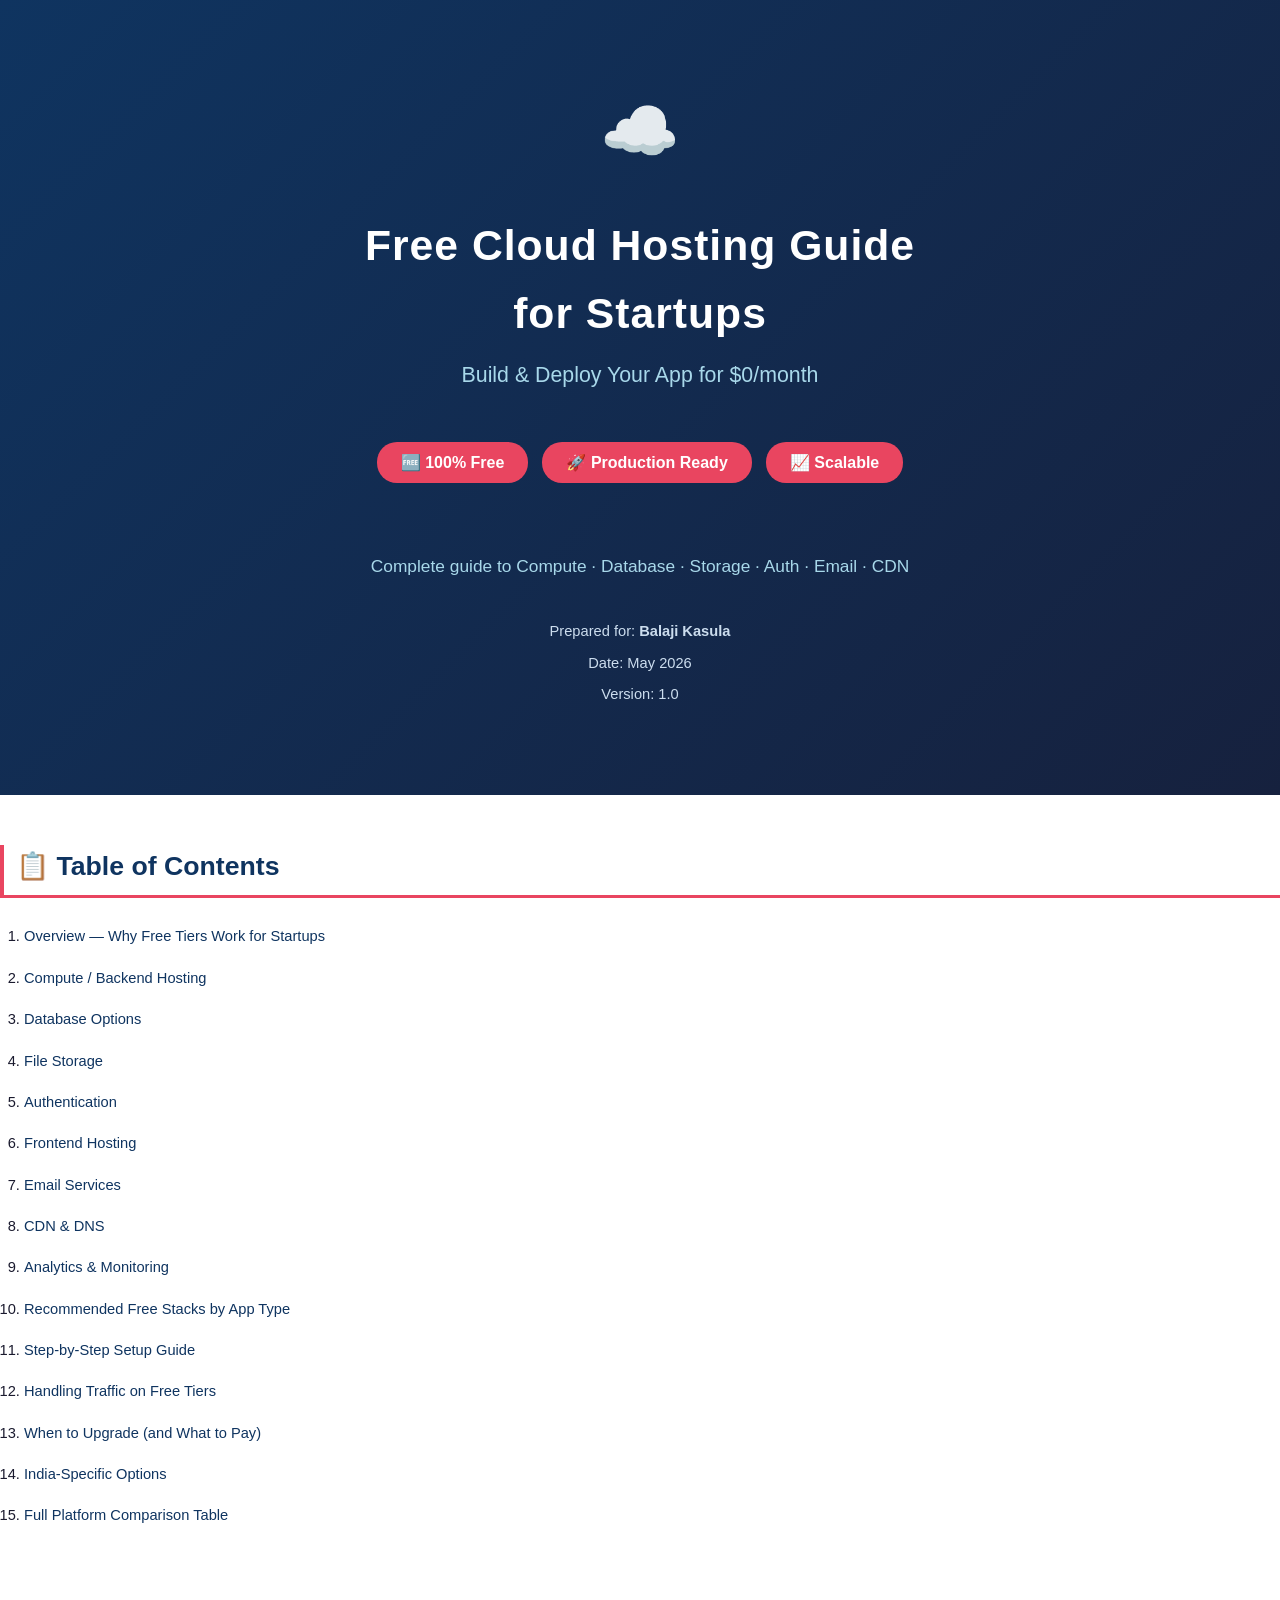
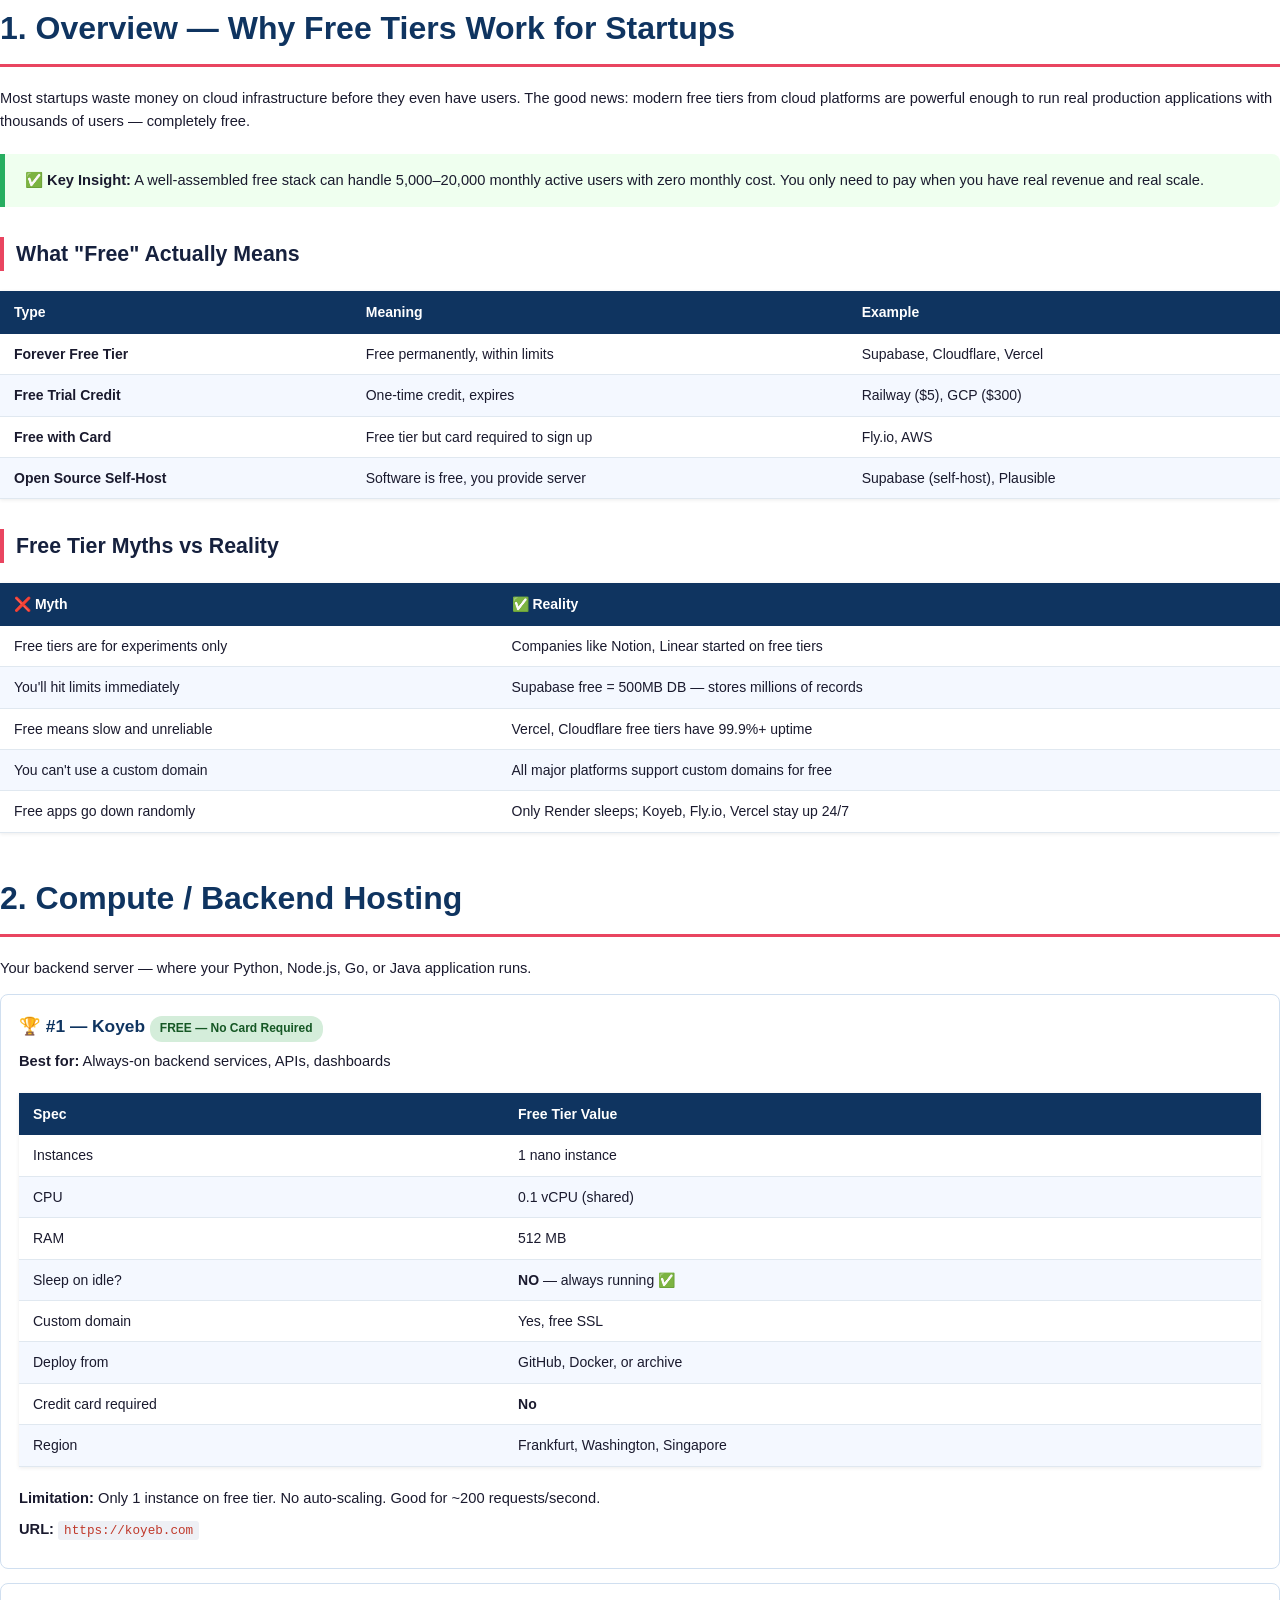
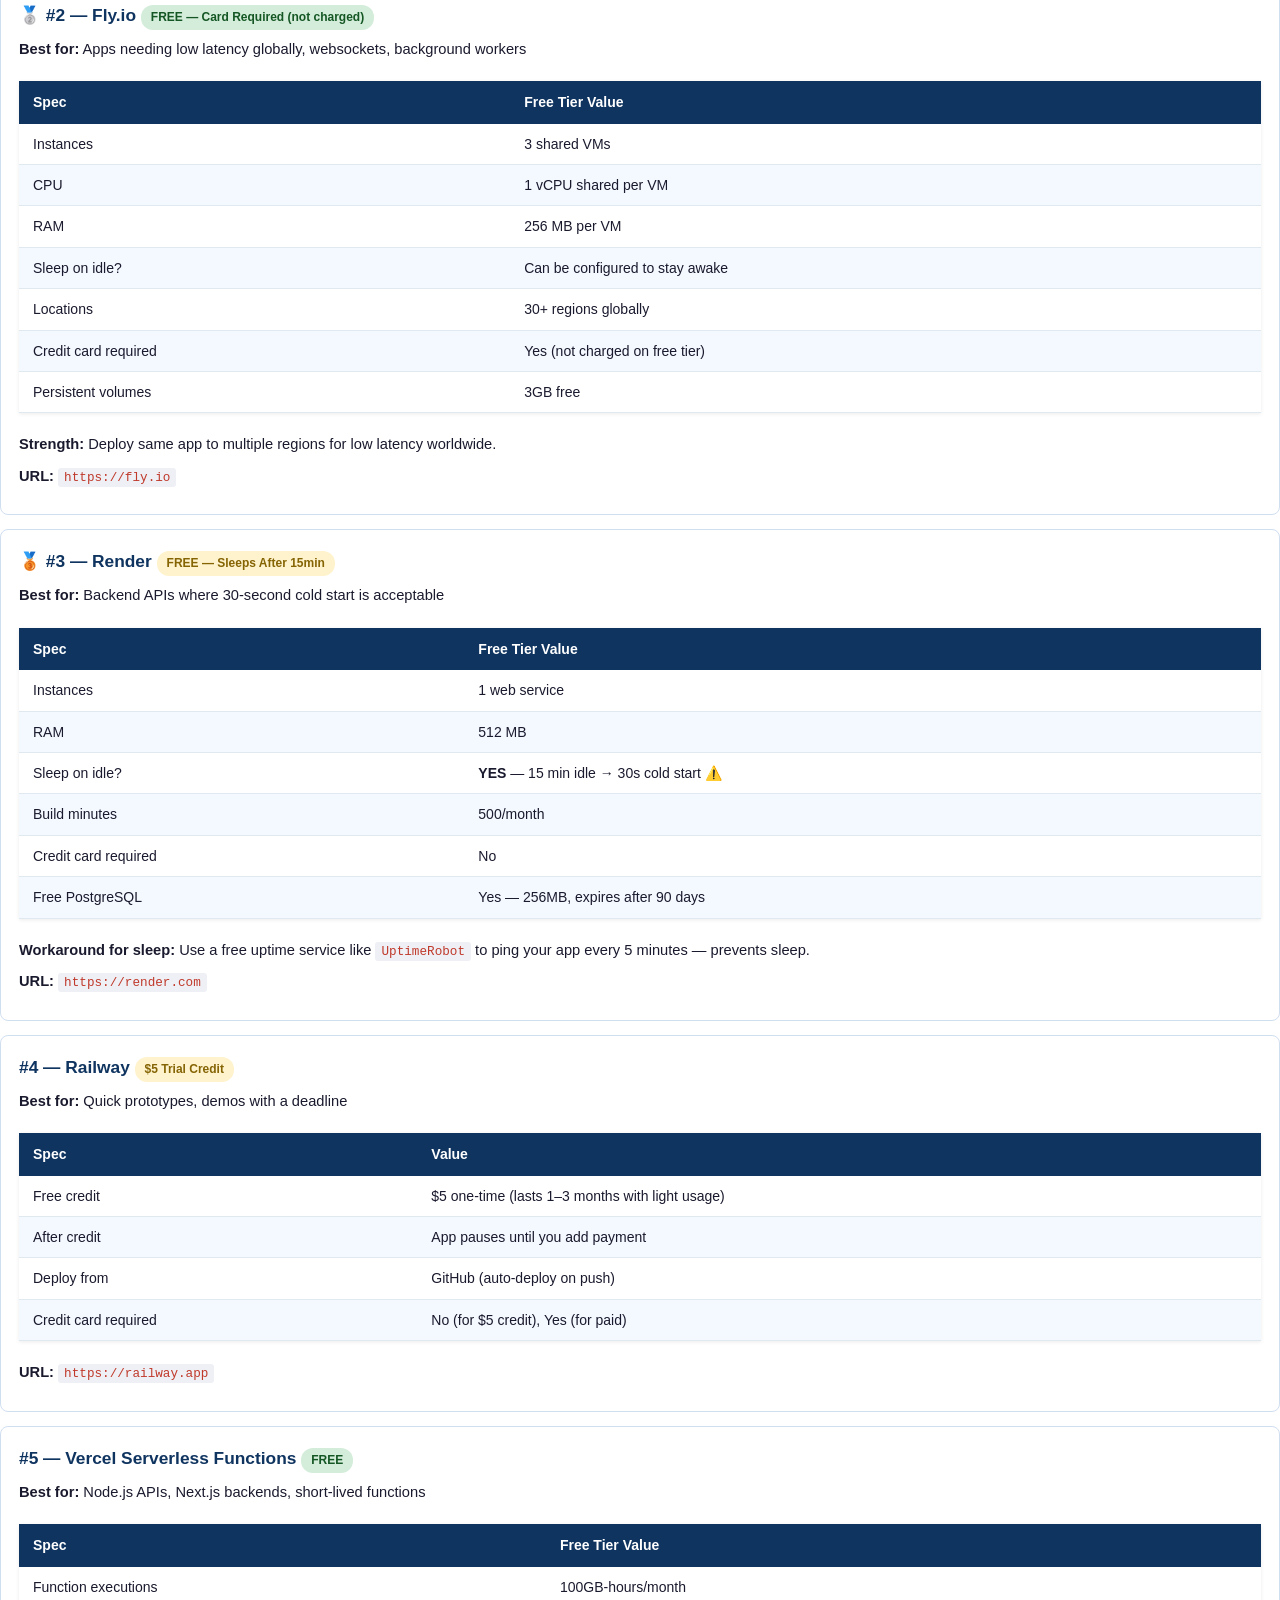
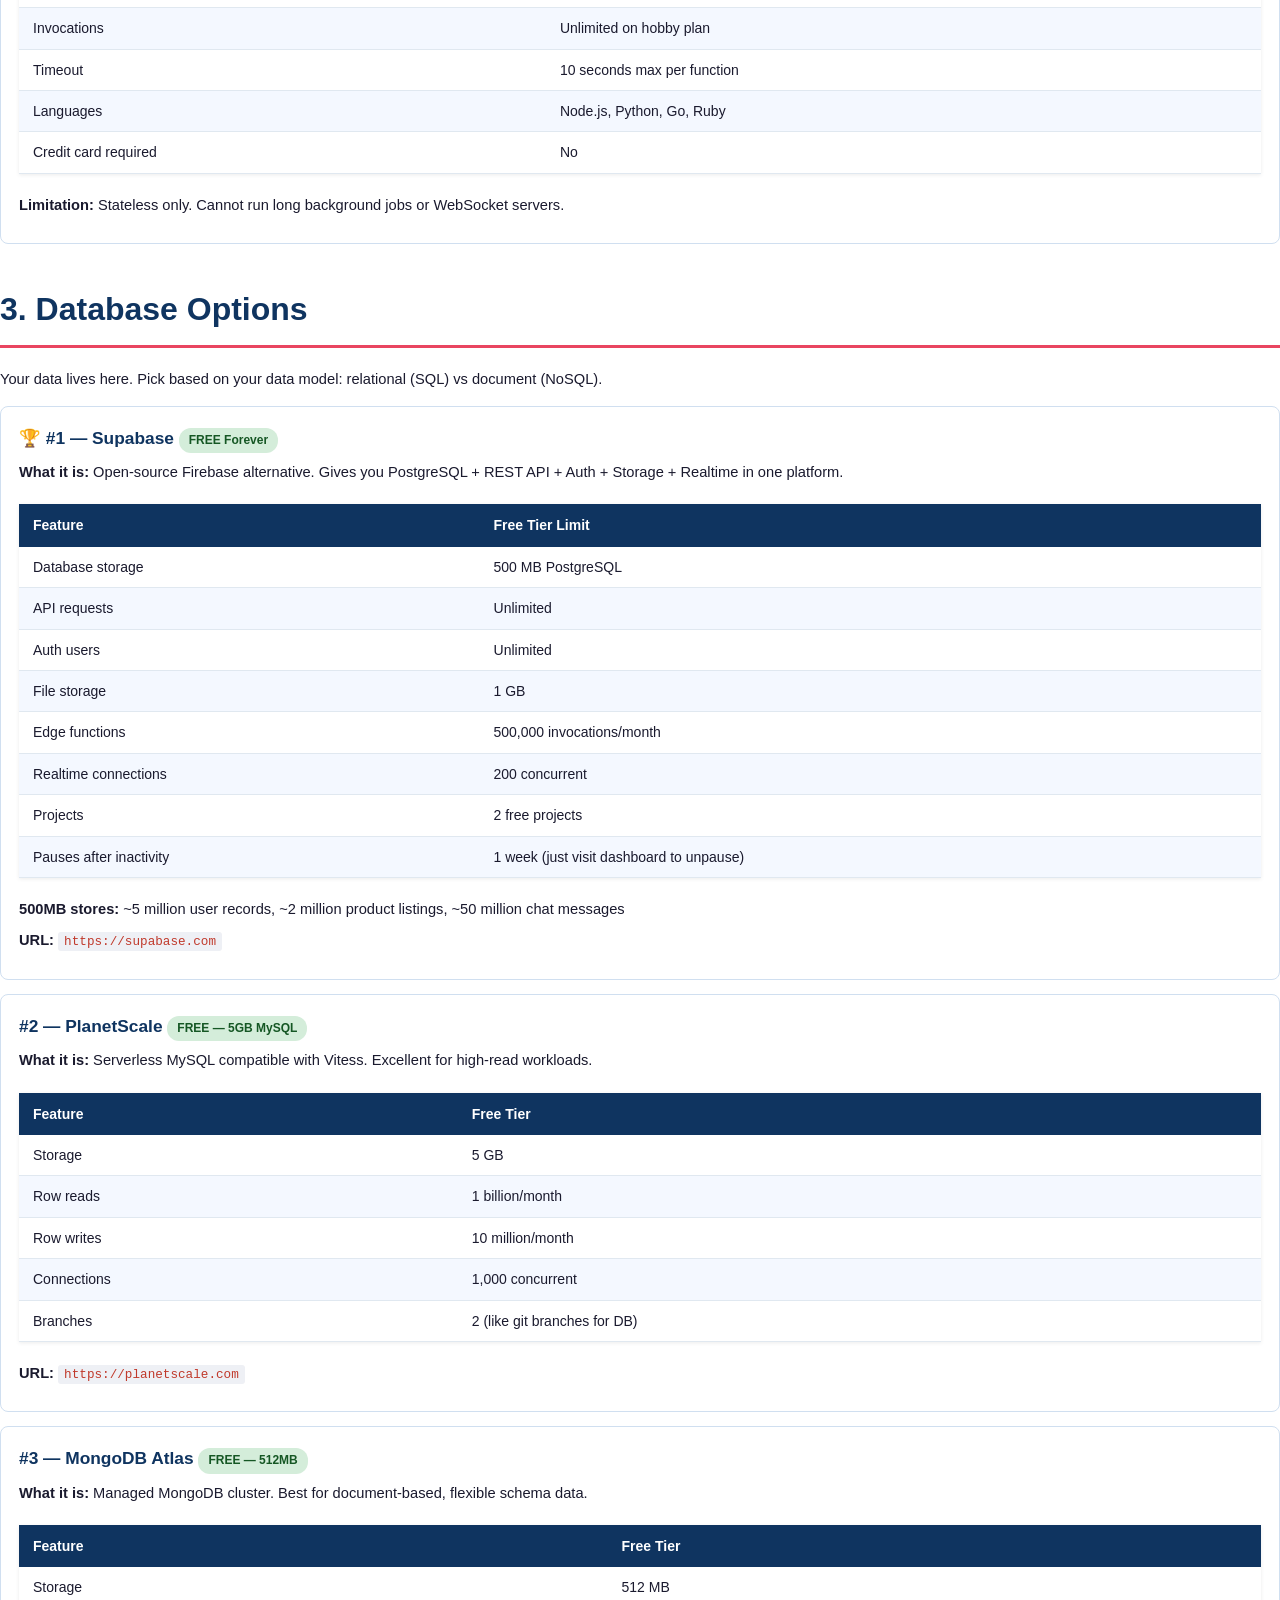
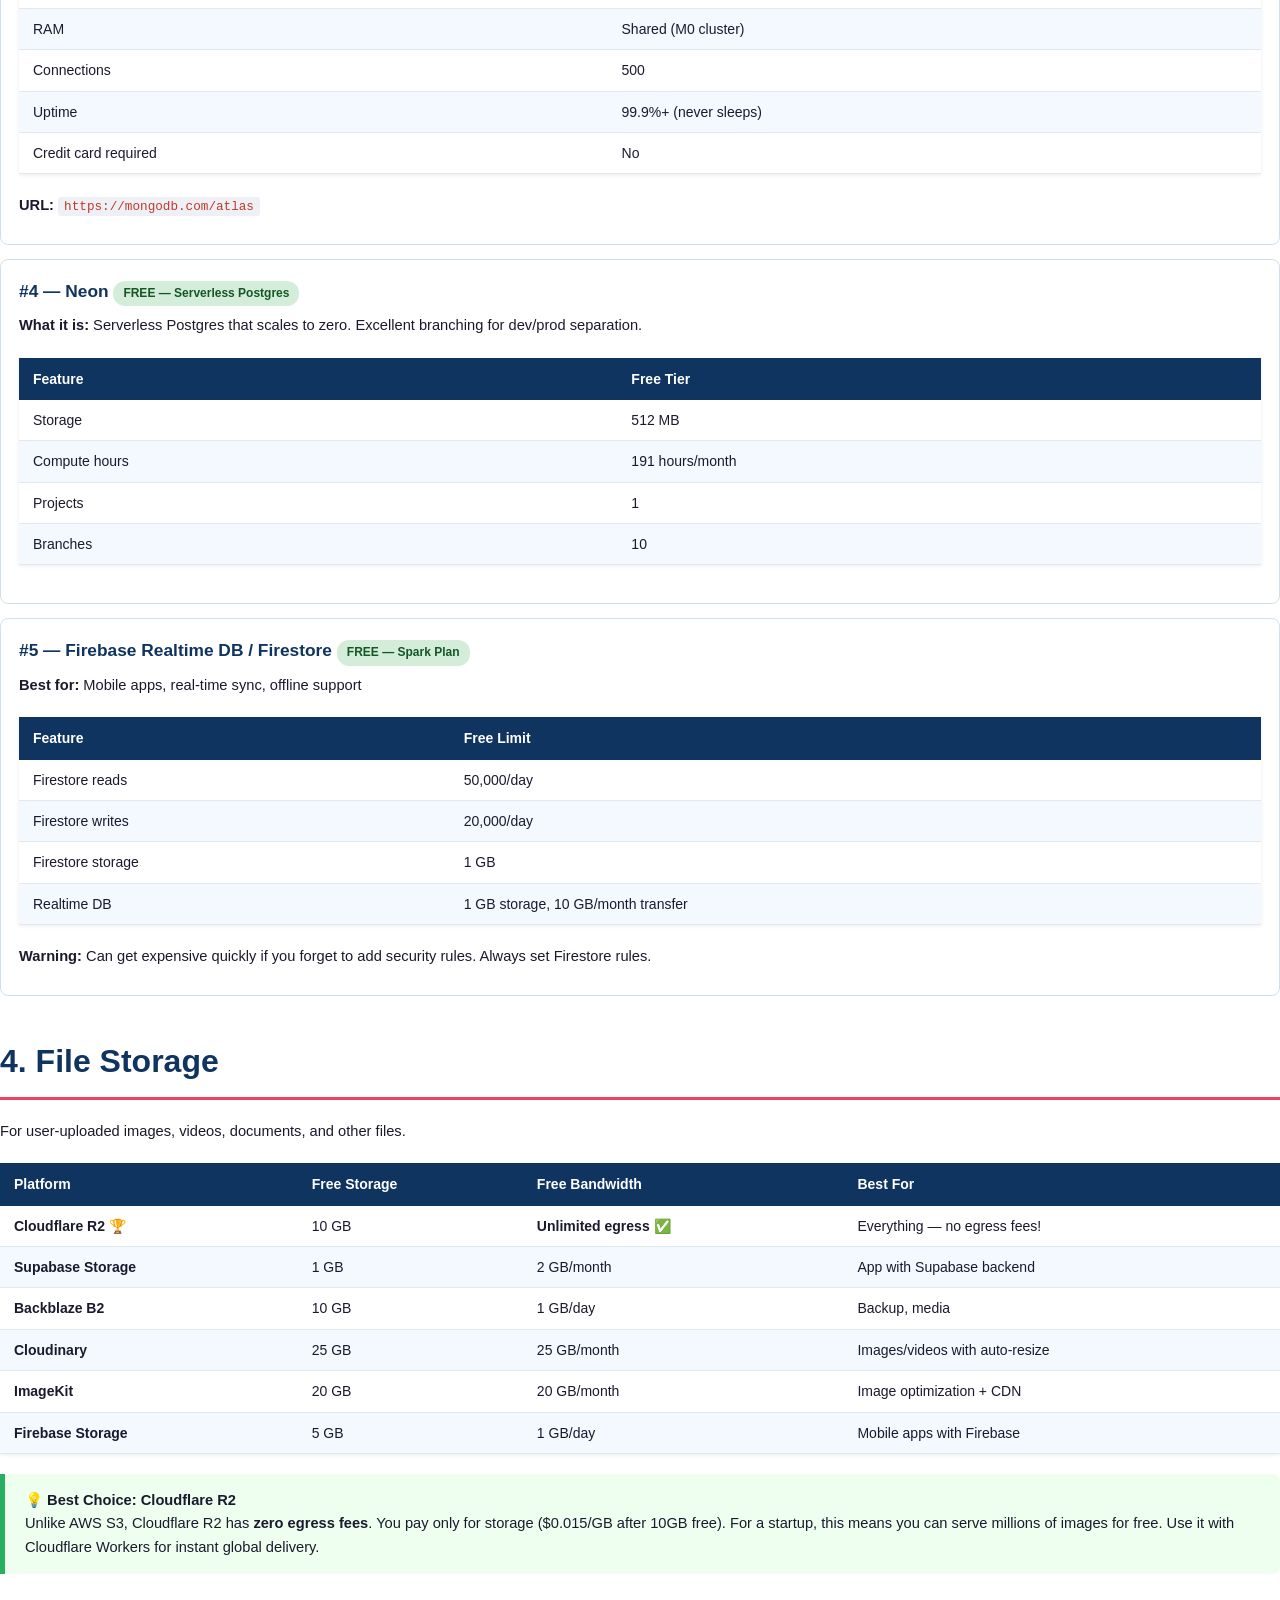
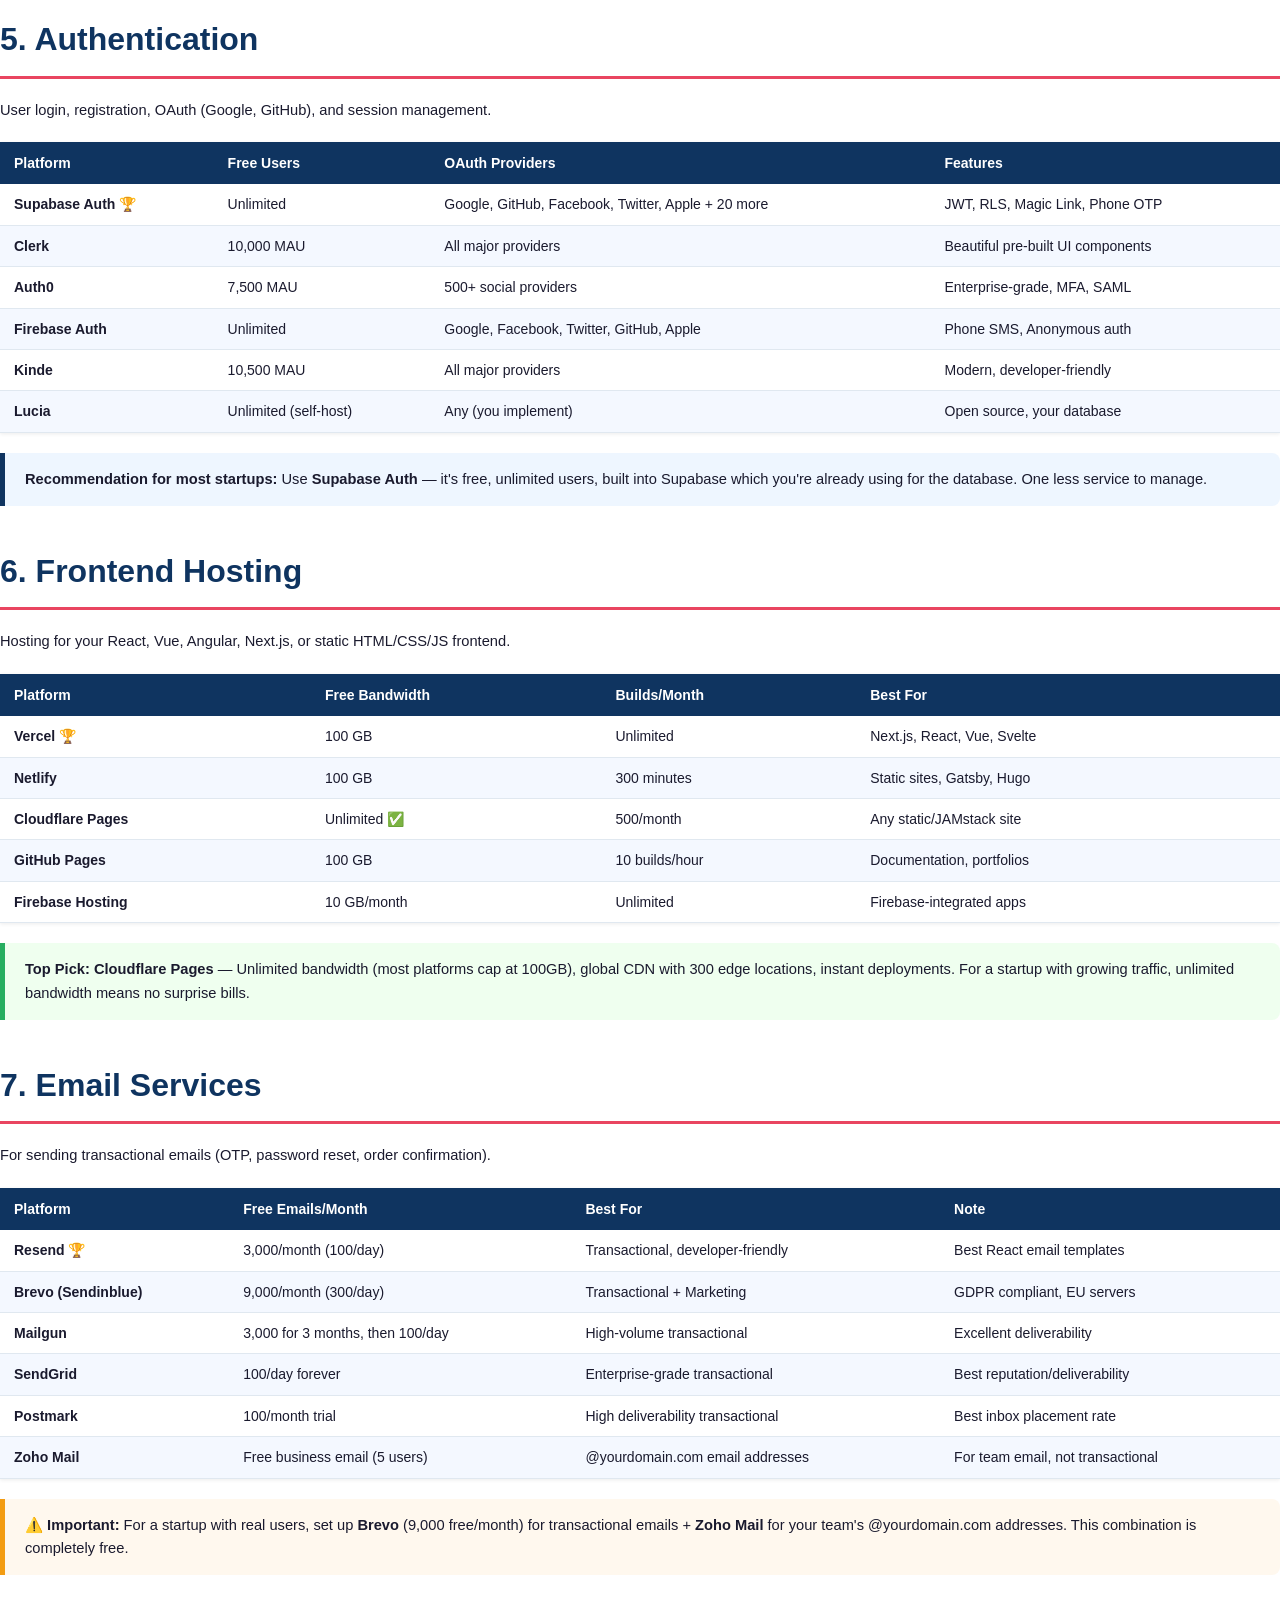
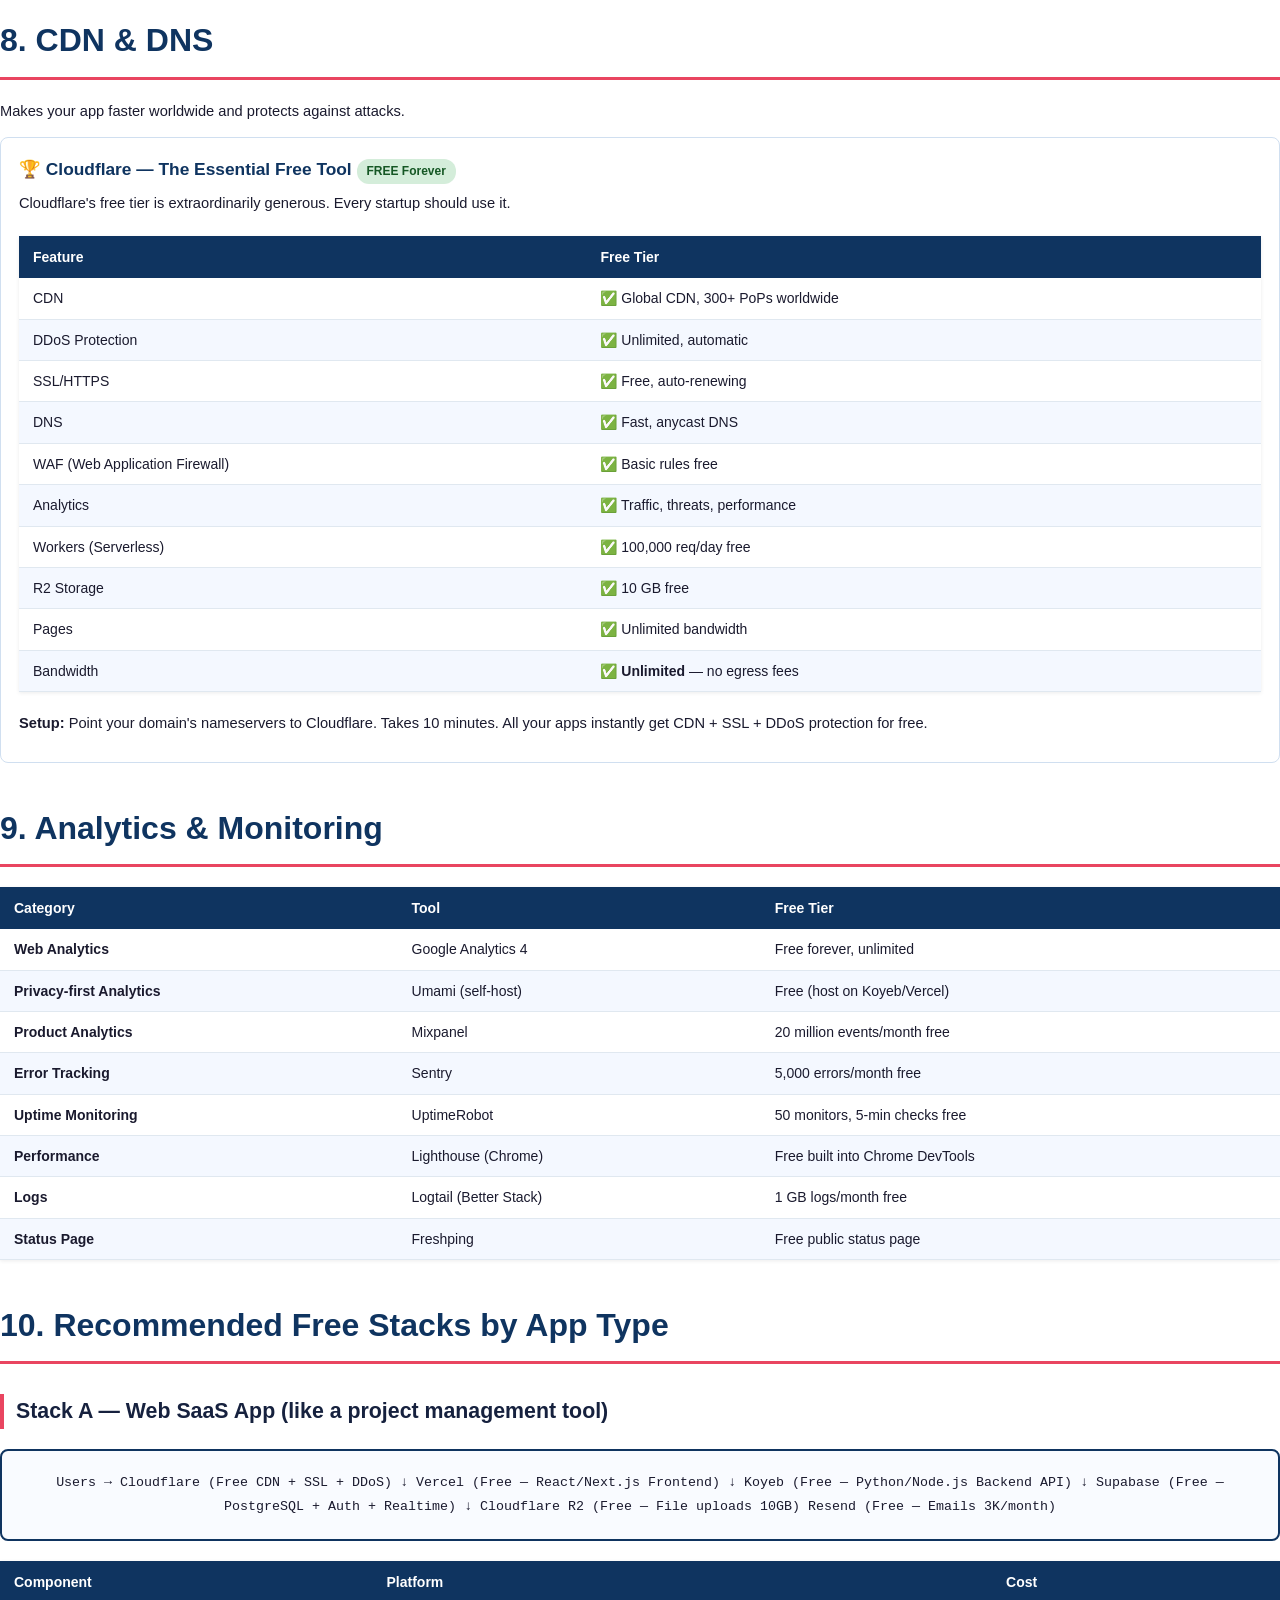
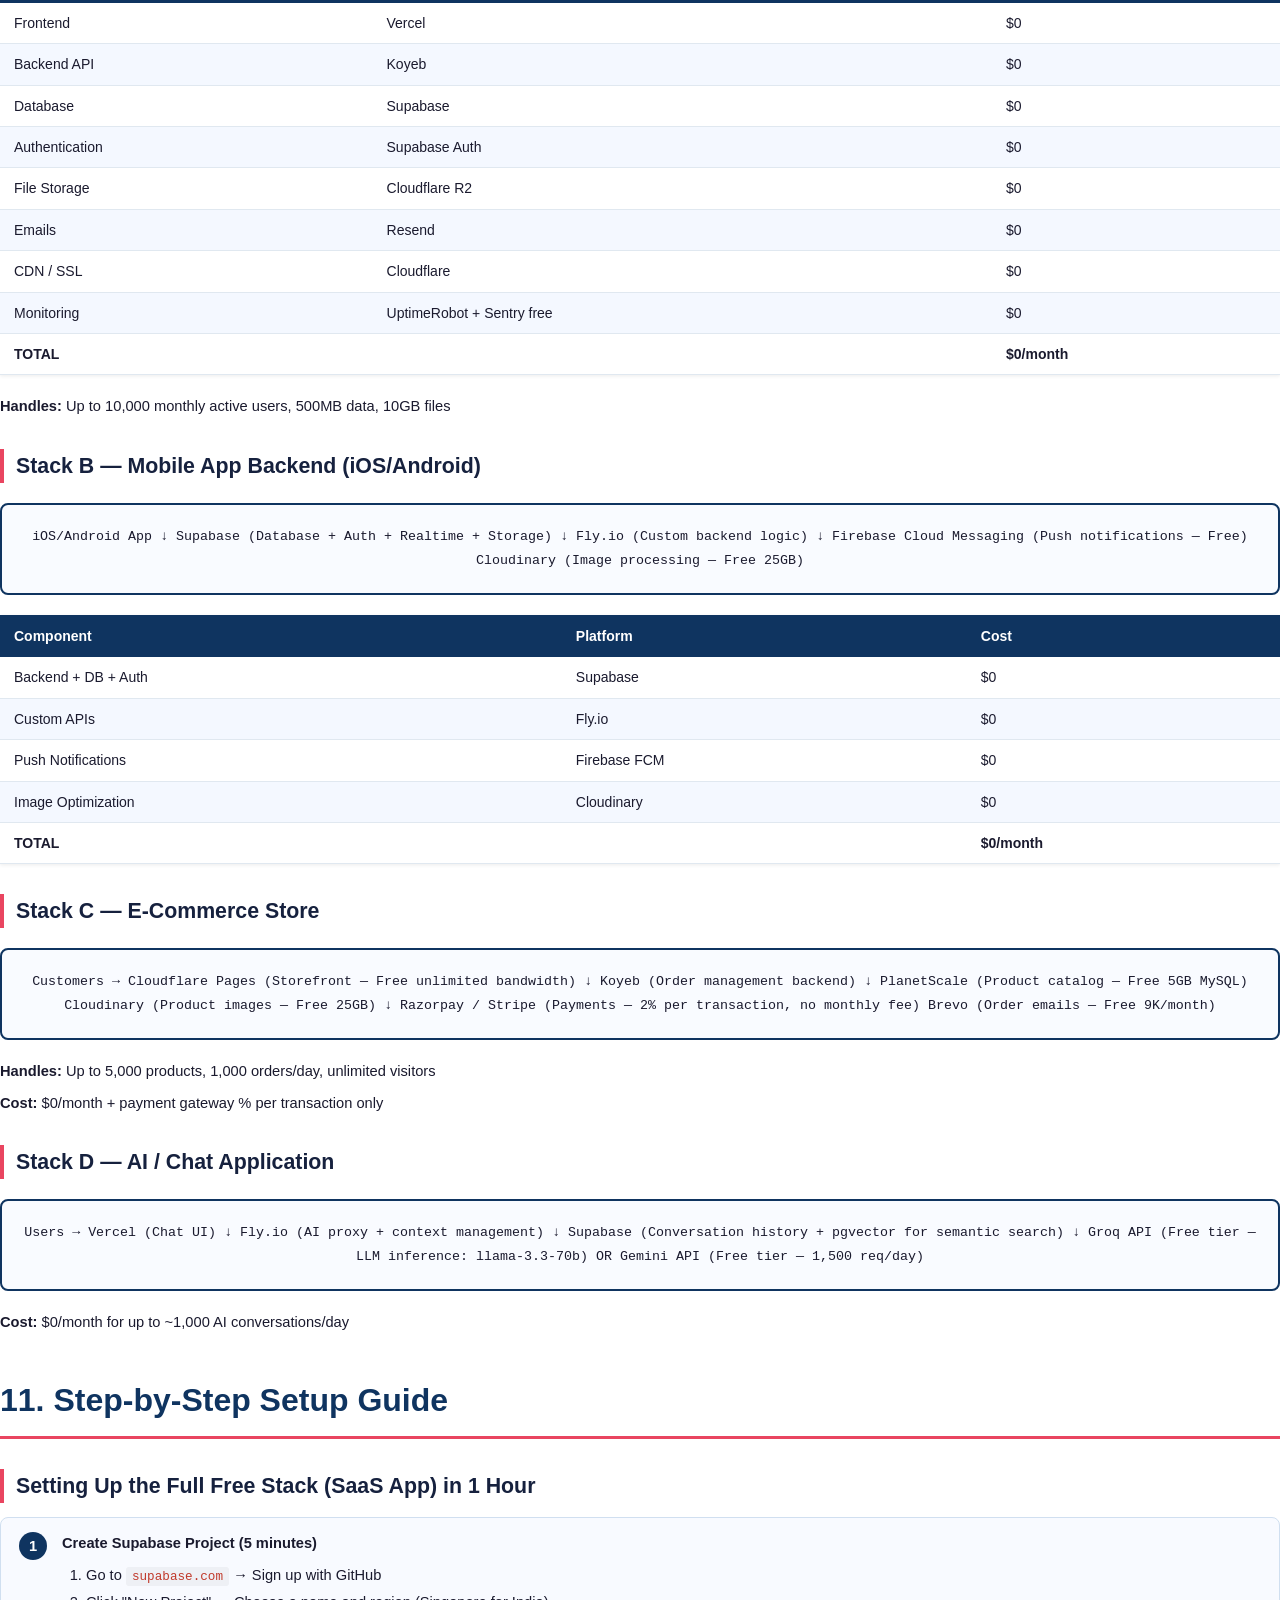
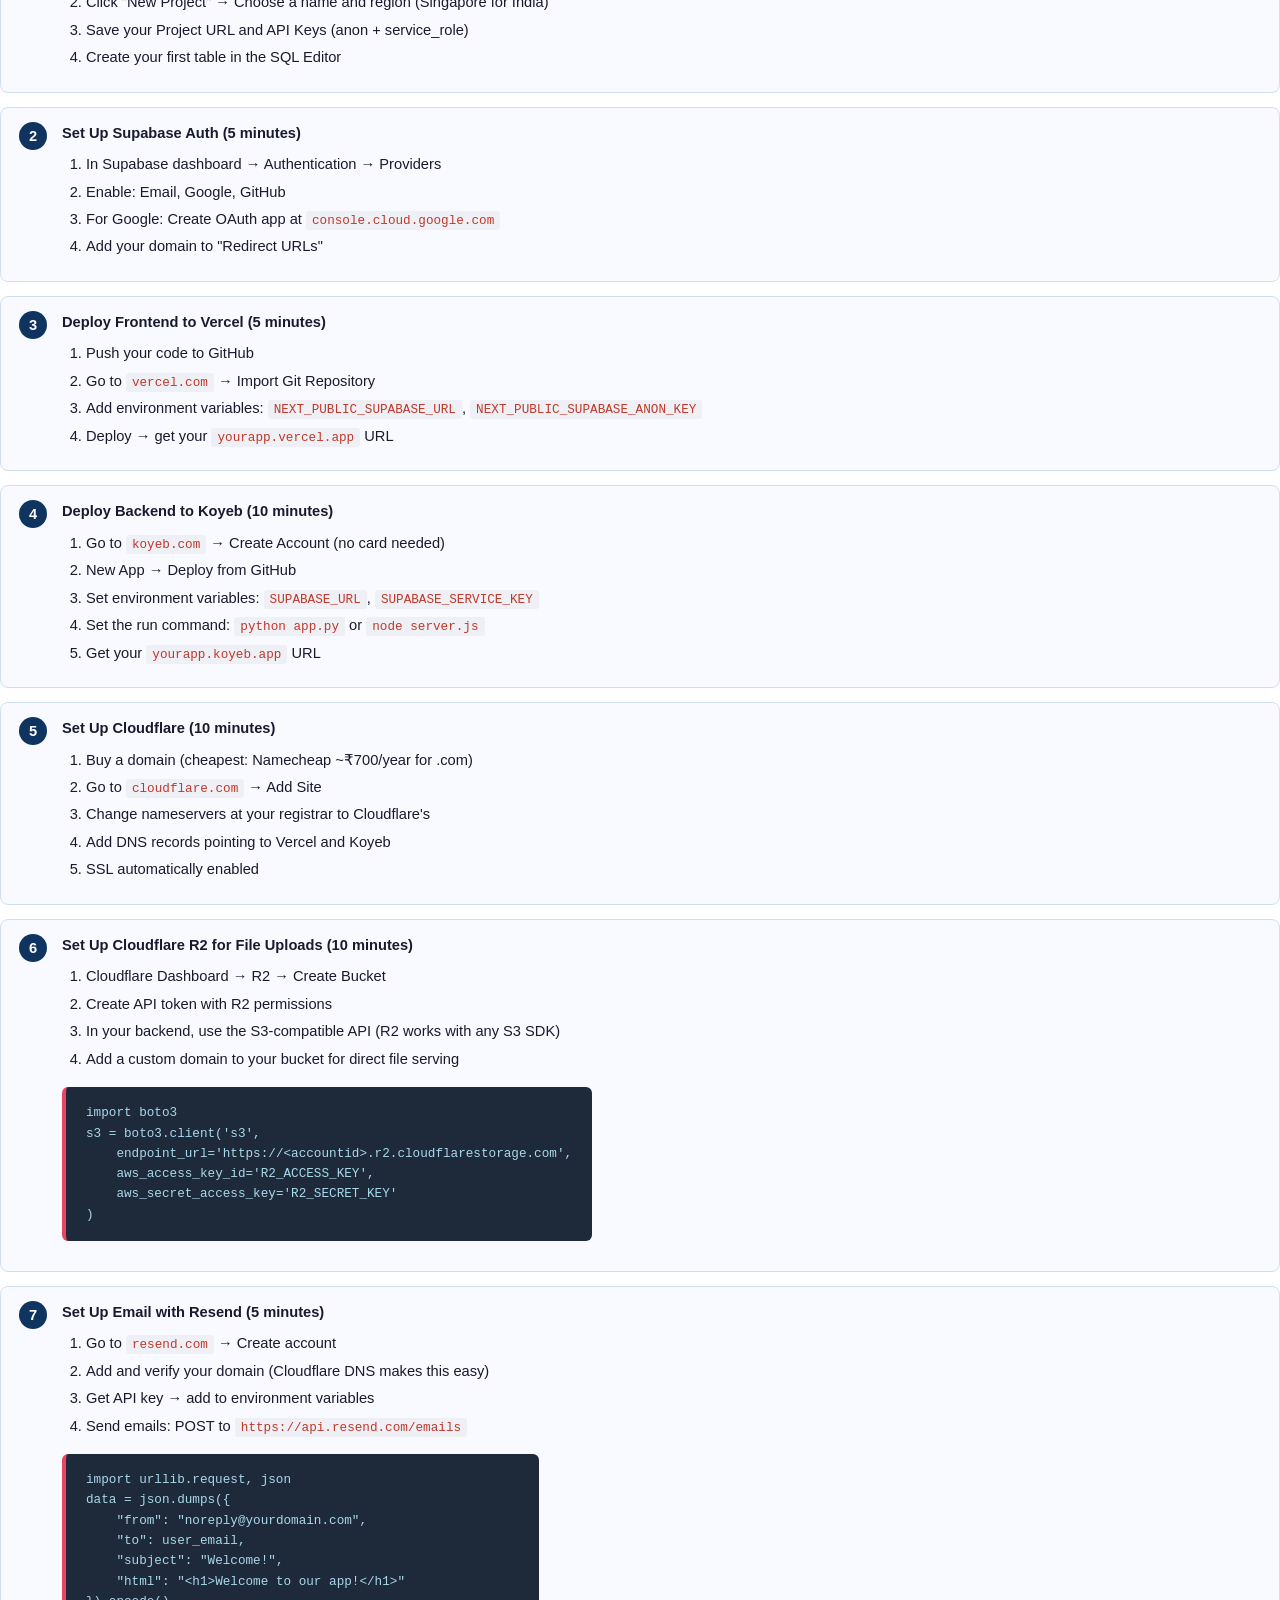
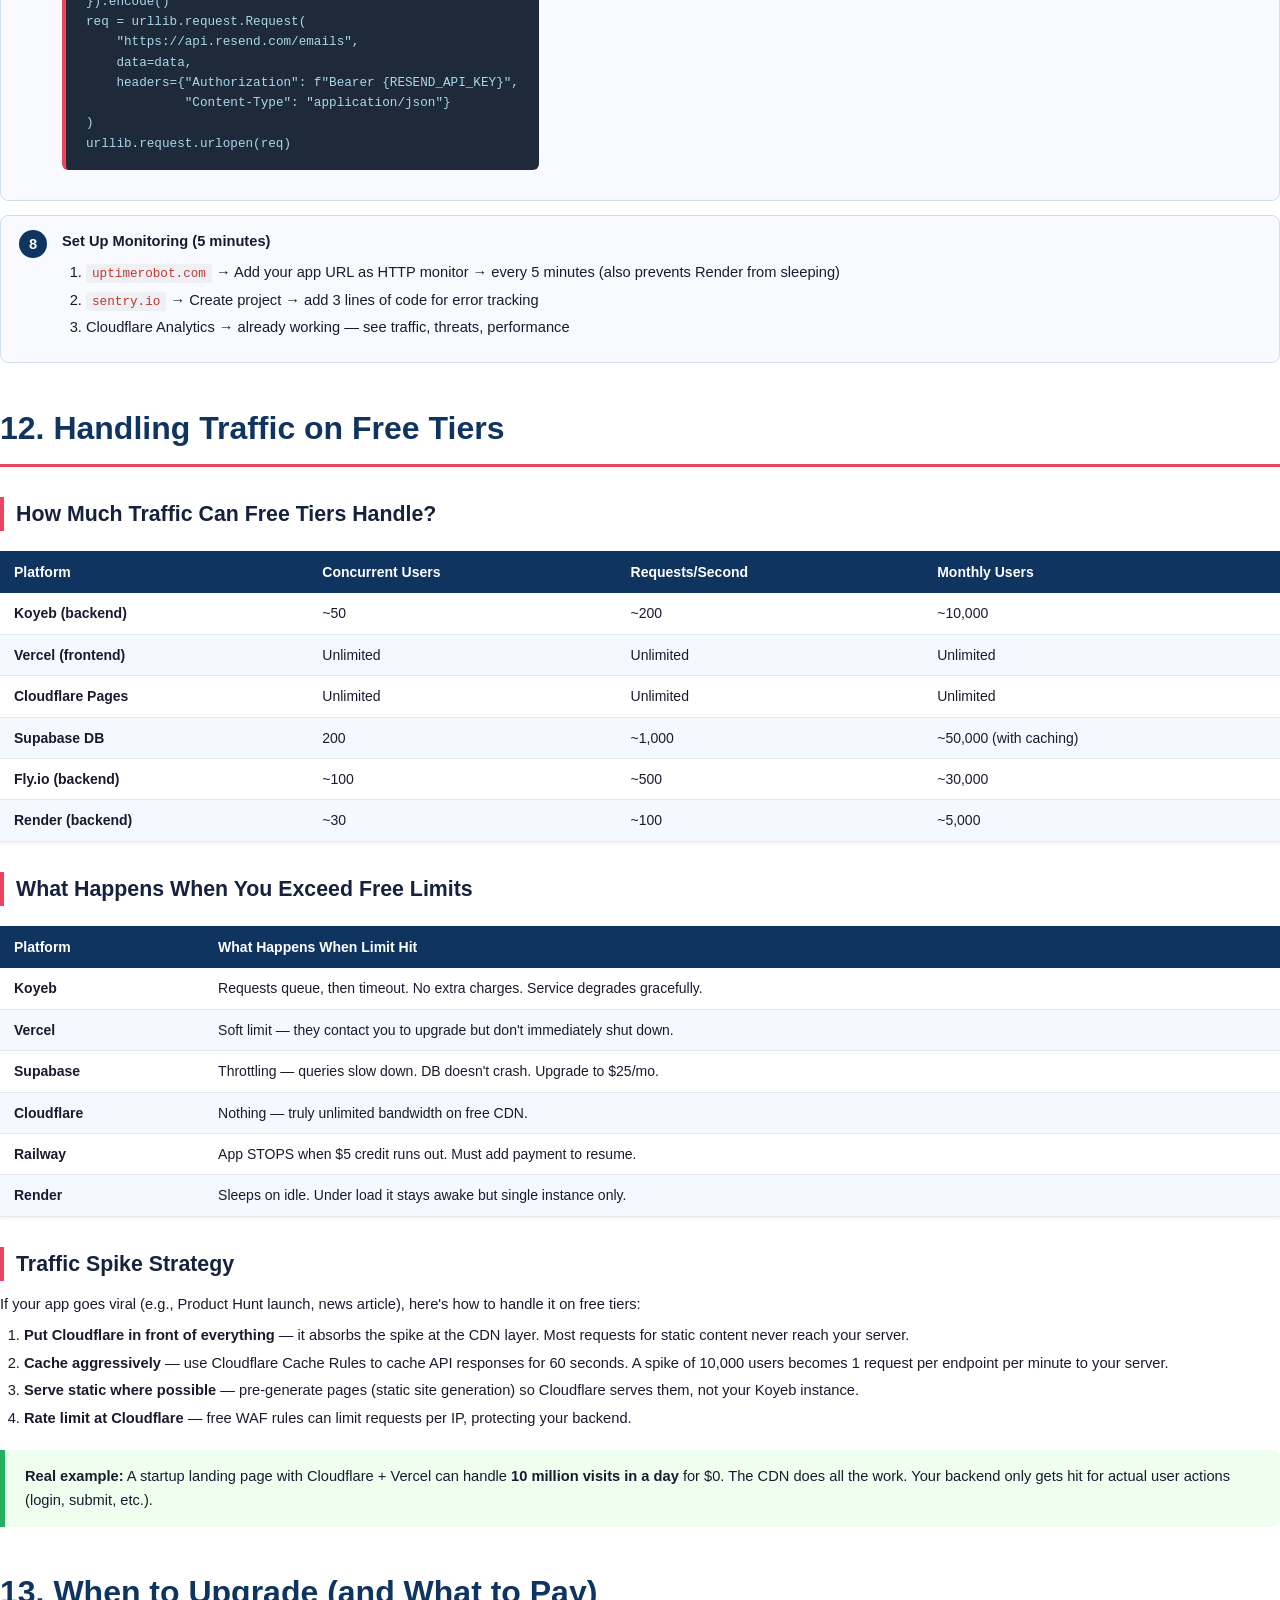
<file: Free_Cloud_Startup_Guide.html>
<!DOCTYPE html>
<html xmlns:o="urn:schemas-microsoft-com:office:office"
      xmlns:w="urn:schemas-microsoft-com:office:word"
      xmlns="http://www.w3.org/TR/REC-html40">
<head>
<meta charset="UTF-8">
<meta name="ProgId" content="Word.Document">
<meta name="Generator" content="Microsoft Word 15">
<title>Free Cloud Hosting Guide for Startups</title>
<!--[if gte mso 9]>
<xml>
  <w:WordDocument>
    <w:View>Print</w:View>
    <w:Zoom>100</w:Zoom>
    <w:DoNotOptimizeForBrowser/>
  </w:WordDocument>
</xml>
<![endif]-->
<style>
  /* Page setup */
  @page {
    size: A4;
    margin: 2.5cm 2.5cm 2.5cm 2.5cm;
    mso-header-margin: 1.25cm;
    mso-footer-margin: 1.25cm;
  }

  body {
    font-family: 'Calibri', Arial, sans-serif;
    font-size: 11pt;
    color: #1a1a2e;
    line-height: 1.6;
    margin: 0;
    padding: 0;
  }

  /* Cover page */
  .cover {
    text-align: center;
    padding: 80px 40px;
    background: linear-gradient(135deg, #0f3460, #16213e);
    color: white;
    page-break-after: always;
  }

  .cover h1 {
    font-size: 32pt;
    font-weight: 700;
    margin-bottom: 10px;
    color: #ffffff;
    letter-spacing: 1px;
  }

  .cover .subtitle {
    font-size: 16pt;
    color: #a8d8ea;
    margin-bottom: 40px;
  }

  .cover .meta {
    font-size: 11pt;
    color: #ccddee;
    margin-top: 60px;
  }

  .cover .badge {
    display: inline-block;
    background: #e94560;
    color: white;
    padding: 8px 24px;
    border-radius: 20px;
    font-size: 12pt;
    font-weight: 600;
    margin: 10px 5px;
  }

  /* Table of Contents */
  .toc {
    page-break-after: always;
    padding: 20px 0;
  }

  .toc h2 {
    font-size: 20pt;
    color: #0f3460;
    border-bottom: 3px solid #e94560;
    padding-bottom: 8px;
    margin-bottom: 20px;
  }

  .toc ol {
    font-size: 11pt;
    line-height: 2;
  }

  .toc ol li {
    padding: 4px 0;
  }

  .toc ol li a {
    color: #0f3460;
    text-decoration: none;
  }

  /* Section headings */
  h1.section-title {
    font-size: 24pt;
    color: #0f3460;
    border-bottom: 3px solid #e94560;
    padding-bottom: 10px;
    margin-top: 40px;
    margin-bottom: 20px;
    page-break-before: always;
  }

  h2 {
    font-size: 16pt;
    color: #16213e;
    margin-top: 30px;
    margin-bottom: 12px;
    border-left: 4px solid #e94560;
    padding-left: 12px;
  }

  h3 {
    font-size: 13pt;
    color: #0f3460;
    margin-top: 20px;
    margin-bottom: 8px;
  }

  h4 {
    font-size: 11pt;
    color: #333;
    margin-top: 15px;
    font-weight: 600;
  }

  /* Highlight box */
  .highlight-box {
    background: #eef6ff;
    border-left: 5px solid #0f3460;
    padding: 15px 20px;
    margin: 20px 0;
    border-radius: 0 8px 8px 0;
  }

  .highlight-box.green {
    background: #efffef;
    border-left-color: #27ae60;
  }

  .highlight-box.red {
    background: #fff0f0;
    border-left-color: #e74c3c;
  }

  .highlight-box.orange {
    background: #fff8ee;
    border-left-color: #f39c12;
  }

  /* Tables */
  table {
    width: 100%;
    border-collapse: collapse;
    margin: 20px 0;
    font-size: 10.5pt;
    box-shadow: 0 1px 4px rgba(0,0,0,0.08);
  }

  table thead tr {
    background: #0f3460;
    color: white;
  }

  table thead th {
    padding: 10px 14px;
    text-align: left;
    font-weight: 600;
    font-size: 10.5pt;
  }

  table tbody tr:nth-child(even) {
    background: #f4f8ff;
  }

  table tbody tr:nth-child(odd) {
    background: #ffffff;
  }

  table tbody td {
    padding: 9px 14px;
    border-bottom: 1px solid #e0e8f0;
    vertical-align: top;
  }

  /* Code blocks */
  pre {
    background: #1e2a3a;
    color: #a8d8ea;
    padding: 16px 20px;
    border-radius: 6px;
    font-family: 'Courier New', monospace;
    font-size: 9.5pt;
    overflow-x: auto;
    margin: 16px 0;
    border-left: 4px solid #e94560;
    white-space: pre-wrap;
    word-wrap: break-word;
  }

  code {
    background: #eef0f5;
    color: #c0392b;
    padding: 2px 6px;
    border-radius: 3px;
    font-family: 'Courier New', monospace;
    font-size: 9.5pt;
  }

  /* Pills / badges */
  .pill {
    display: inline-block;
    padding: 3px 10px;
    border-radius: 12px;
    font-size: 9pt;
    font-weight: 600;
  }

  .pill.free { background: #d4edda; color: #155724; }
  .pill.paid { background: #f8d7da; color: #721c24; }
  .pill.limited { background: #fff3cd; color: #856404; }
  .pill.recommended { background: #cce5ff; color: #004085; }

  /* Step boxes */
  .step {
    display: flex;
    align-items: flex-start;
    margin: 14px 0;
    padding: 14px 18px;
    background: #f8faff;
    border: 1px solid #d0dff0;
    border-radius: 8px;
  }

  .step-num {
    background: #0f3460;
    color: white;
    width: 28px;
    height: 28px;
    border-radius: 50%;
    display: flex;
    align-items: center;
    justify-content: center;
    font-weight: 700;
    font-size: 11pt;
    margin-right: 15px;
    flex-shrink: 0;
    text-align: center;
    line-height: 28px;
  }

  /* Architecture diagram */
  .arch-box {
    border: 2px solid #0f3460;
    border-radius: 8px;
    padding: 20px;
    margin: 20px 0;
    text-align: center;
    background: #f9fbff;
    font-family: 'Courier New', monospace;
    font-size: 10pt;
    line-height: 1.8;
  }

  /* Comparison card */
  .platform-card {
    border: 1px solid #d0dff0;
    border-radius: 8px;
    padding: 18px;
    margin: 14px 0;
    background: #fff;
  }

  .platform-card h4 {
    color: #0f3460;
    font-size: 13pt;
    margin: 0 0 8px 0;
  }

  /* Footer */
  .doc-footer {
    text-align: center;
    color: #888;
    font-size: 9pt;
    margin-top: 60px;
    padding-top: 20px;
    border-top: 1px solid #dde;
  }

  p { margin: 8px 0; }
  ul, ol { margin: 8px 0; padding-left: 24px; }
  li { margin: 4px 0; }

  .emoji { font-size: 14pt; }

  .two-col {
    display: grid;
    grid-template-columns: 1fr 1fr;
    gap: 16px;
    margin: 16px 0;
  }

  .cost-summary {
    background: #0f3460;
    color: white;
    padding: 20px 24px;
    border-radius: 8px;
    margin: 20px 0;
    text-align: center;
  }

  .cost-summary h3 {
    color: #a8d8ea;
    font-size: 14pt;
    margin-bottom: 8px;
  }

  .cost-amount {
    font-size: 36pt;
    font-weight: 700;
    color: #4ecca3;
  }
</style>
</head>
<body>

<!-- ═══════════════════════════════════════════════════ COVER PAGE -->
<div class="cover">
  <div style="font-size:48pt; margin-bottom:20px;">☁️</div>
  <h1>Free Cloud Hosting Guide<br>for Startups</h1>
  <div class="subtitle">Build & Deploy Your App for $0/month</div>

  <div style="margin: 30px 0;">
    <span class="badge">🆓 100% Free</span>
    <span class="badge">🚀 Production Ready</span>
    <span class="badge">📈 Scalable</span>
  </div>

  <div class="meta">
    <p style="font-size:13pt; color:#a8d8ea;">Complete guide to Compute · Database · Storage · Auth · Email · CDN</p>
    <br>
    <p>Prepared for: <strong>Balaji Kasula</strong></p>
    <p>Date: May 2026</p>
    <p>Version: 1.0</p>
  </div>
</div>

<!-- ═══════════════════════════════════════════════════ TABLE OF CONTENTS -->
<div class="toc">
  <h2>📋 Table of Contents</h2>
  <ol>
    <li><a href="#overview">Overview — Why Free Tiers Work for Startups</a></li>
    <li><a href="#compute">Compute / Backend Hosting</a></li>
    <li><a href="#database">Database Options</a></li>
    <li><a href="#storage">File Storage</a></li>
    <li><a href="#auth">Authentication</a></li>
    <li><a href="#frontend">Frontend Hosting</a></li>
    <li><a href="#email">Email Services</a></li>
    <li><a href="#cdn">CDN & DNS</a></li>
    <li><a href="#analytics">Analytics & Monitoring</a></li>
    <li><a href="#stacks">Recommended Free Stacks by App Type</a></li>
    <li><a href="#setup">Step-by-Step Setup Guide</a></li>
    <li><a href="#traffic">Handling Traffic on Free Tiers</a></li>
    <li><a href="#upgrade">When to Upgrade (and What to Pay)</a></li>
    <li><a href="#india">India-Specific Options</a></li>
    <li><a href="#comparison">Full Platform Comparison Table</a></li>
  </ol>
</div>

<!-- ═══════════════════════════════════════════════════ SECTION 1 -->
<h1 class="section-title" id="overview">1. Overview — Why Free Tiers Work for Startups</h1>

<p>Most startups waste money on cloud infrastructure before they even have users. The good news: modern free tiers from cloud platforms are powerful enough to run real production applications with thousands of users — completely free.</p>

<div class="highlight-box green">
  <strong>✅ Key Insight:</strong> A well-assembled free stack can handle 5,000–20,000 monthly active users with zero monthly cost. You only need to pay when you have real revenue and real scale.
</div>

<h2>What "Free" Actually Means</h2>
<table>
  <thead><tr><th>Type</th><th>Meaning</th><th>Example</th></tr></thead>
  <tbody>
    <tr><td><strong>Forever Free Tier</strong></td><td>Free permanently, within limits</td><td>Supabase, Cloudflare, Vercel</td></tr>
    <tr><td><strong>Free Trial Credit</strong></td><td>One-time credit, expires</td><td>Railway ($5), GCP ($300)</td></tr>
    <tr><td><strong>Free with Card</strong></td><td>Free tier but card required to sign up</td><td>Fly.io, AWS</td></tr>
    <tr><td><strong>Open Source Self-Host</strong></td><td>Software is free, you provide server</td><td>Supabase (self-host), Plausible</td></tr>
  </tbody>
</table>

<h2>Free Tier Myths vs Reality</h2>
<table>
  <thead><tr><th>❌ Myth</th><th>✅ Reality</th></tr></thead>
  <tbody>
    <tr><td>Free tiers are for experiments only</td><td>Companies like Notion, Linear started on free tiers</td></tr>
    <tr><td>You'll hit limits immediately</td><td>Supabase free = 500MB DB — stores millions of records</td></tr>
    <tr><td>Free means slow and unreliable</td><td>Vercel, Cloudflare free tiers have 99.9%+ uptime</td></tr>
    <tr><td>You can't use a custom domain</td><td>All major platforms support custom domains for free</td></tr>
    <tr><td>Free apps go down randomly</td><td>Only Render sleeps; Koyeb, Fly.io, Vercel stay up 24/7</td></tr>
  </tbody>
</table>


<!-- ═══════════════════════════════════════════════════ SECTION 2 -->
<h1 class="section-title" id="compute">2. Compute / Backend Hosting</h1>

<p>Your backend server — where your Python, Node.js, Go, or Java application runs.</p>

<div class="platform-card">
  <h4>🏆 #1 — Koyeb <span class="pill free">FREE — No Card Required</span></h4>
  <p><strong>Best for:</strong> Always-on backend services, APIs, dashboards</p>
  <table>
    <thead><tr><th>Spec</th><th>Free Tier Value</th></tr></thead>
    <tbody>
      <tr><td>Instances</td><td>1 nano instance</td></tr>
      <tr><td>CPU</td><td>0.1 vCPU (shared)</td></tr>
      <tr><td>RAM</td><td>512 MB</td></tr>
      <tr><td>Sleep on idle?</td><td><strong>NO</strong> — always running ✅</td></tr>
      <tr><td>Custom domain</td><td>Yes, free SSL</td></tr>
      <tr><td>Deploy from</td><td>GitHub, Docker, or archive</td></tr>
      <tr><td>Credit card required</td><td><strong>No</strong></td></tr>
      <tr><td>Region</td><td>Frankfurt, Washington, Singapore</td></tr>
    </tbody>
  </table>
  <p><strong>Limitation:</strong> Only 1 instance on free tier. No auto-scaling. Good for ~200 requests/second.</p>
  <p><strong>URL:</strong> <code>https://koyeb.com</code></p>
</div>

<div class="platform-card">
  <h4>🥈 #2 — Fly.io <span class="pill free">FREE — Card Required (not charged)</span></h4>
  <p><strong>Best for:</strong> Apps needing low latency globally, websockets, background workers</p>
  <table>
    <thead><tr><th>Spec</th><th>Free Tier Value</th></tr></thead>
    <tbody>
      <tr><td>Instances</td><td>3 shared VMs</td></tr>
      <tr><td>CPU</td><td>1 vCPU shared per VM</td></tr>
      <tr><td>RAM</td><td>256 MB per VM</td></tr>
      <tr><td>Sleep on idle?</td><td>Can be configured to stay awake</td></tr>
      <tr><td>Locations</td><td>30+ regions globally</td></tr>
      <tr><td>Credit card required</td><td>Yes (not charged on free tier)</td></tr>
      <tr><td>Persistent volumes</td><td>3GB free</td></tr>
    </tbody>
  </table>
  <p><strong>Strength:</strong> Deploy same app to multiple regions for low latency worldwide.</p>
  <p><strong>URL:</strong> <code>https://fly.io</code></p>
</div>

<div class="platform-card">
  <h4>🥉 #3 — Render <span class="pill limited">FREE — Sleeps After 15min</span></h4>
  <p><strong>Best for:</strong> Backend APIs where 30-second cold start is acceptable</p>
  <table>
    <thead><tr><th>Spec</th><th>Free Tier Value</th></tr></thead>
    <tbody>
      <tr><td>Instances</td><td>1 web service</td></tr>
      <tr><td>RAM</td><td>512 MB</td></tr>
      <tr><td>Sleep on idle?</td><td><strong>YES</strong> — 15 min idle → 30s cold start ⚠️</td></tr>
      <tr><td>Build minutes</td><td>500/month</td></tr>
      <tr><td>Credit card required</td><td>No</td></tr>
      <tr><td>Free PostgreSQL</td><td>Yes — 256MB, expires after 90 days</td></tr>
    </tbody>
  </table>
  <p><strong>Workaround for sleep:</strong> Use a free uptime service like <code>UptimeRobot</code> to ping your app every 5 minutes — prevents sleep.</p>
  <p><strong>URL:</strong> <code>https://render.com</code></p>
</div>

<div class="platform-card">
  <h4>#4 — Railway <span class="pill limited">$5 Trial Credit</span></h4>
  <p><strong>Best for:</strong> Quick prototypes, demos with a deadline</p>
  <table>
    <thead><tr><th>Spec</th><th>Value</th></tr></thead>
    <tbody>
      <tr><td>Free credit</td><td>$5 one-time (lasts 1–3 months with light usage)</td></tr>
      <tr><td>After credit</td><td>App pauses until you add payment</td></tr>
      <tr><td>Deploy from</td><td>GitHub (auto-deploy on push)</td></tr>
      <tr><td>Credit card required</td><td>No (for $5 credit), Yes (for paid)</td></tr>
    </tbody>
  </table>
  <p><strong>URL:</strong> <code>https://railway.app</code></p>
</div>

<div class="platform-card">
  <h4>#5 — Vercel Serverless Functions <span class="pill free">FREE</span></h4>
  <p><strong>Best for:</strong> Node.js APIs, Next.js backends, short-lived functions</p>
  <table>
    <thead><tr><th>Spec</th><th>Free Tier Value</th></tr></thead>
    <tbody>
      <tr><td>Function executions</td><td>100GB-hours/month</td></tr>
      <tr><td>Invocations</td><td>Unlimited on hobby plan</td></tr>
      <tr><td>Timeout</td><td>10 seconds max per function</td></tr>
      <tr><td>Languages</td><td>Node.js, Python, Go, Ruby</td></tr>
      <tr><td>Credit card required</td><td>No</td></tr>
    </tbody>
  </table>
  <p><strong>Limitation:</strong> Stateless only. Cannot run long background jobs or WebSocket servers.</p>
</div>


<!-- ═══════════════════════════════════════════════════ SECTION 3 -->
<h1 class="section-title" id="database">3. Database Options</h1>

<p>Your data lives here. Pick based on your data model: relational (SQL) vs document (NoSQL).</p>

<div class="platform-card">
  <h4>🏆 #1 — Supabase <span class="pill free">FREE Forever</span></h4>
  <p><strong>What it is:</strong> Open-source Firebase alternative. Gives you PostgreSQL + REST API + Auth + Storage + Realtime in one platform.</p>
  <table>
    <thead><tr><th>Feature</th><th>Free Tier Limit</th></tr></thead>
    <tbody>
      <tr><td>Database storage</td><td>500 MB PostgreSQL</td></tr>
      <tr><td>API requests</td><td>Unlimited</td></tr>
      <tr><td>Auth users</td><td>Unlimited</td></tr>
      <tr><td>File storage</td><td>1 GB</td></tr>
      <tr><td>Edge functions</td><td>500,000 invocations/month</td></tr>
      <tr><td>Realtime connections</td><td>200 concurrent</td></tr>
      <tr><td>Projects</td><td>2 free projects</td></tr>
      <tr><td>Pauses after inactivity</td><td>1 week (just visit dashboard to unpause)</td></tr>
    </tbody>
  </table>
  <p><strong>500MB stores:</strong> ~5 million user records, ~2 million product listings, ~50 million chat messages</p>
  <p><strong>URL:</strong> <code>https://supabase.com</code></p>
</div>

<div class="platform-card">
  <h4>#2 — PlanetScale <span class="pill free">FREE — 5GB MySQL</span></h4>
  <p><strong>What it is:</strong> Serverless MySQL compatible with Vitess. Excellent for high-read workloads.</p>
  <table>
    <thead><tr><th>Feature</th><th>Free Tier</th></tr></thead>
    <tbody>
      <tr><td>Storage</td><td>5 GB</td></tr>
      <tr><td>Row reads</td><td>1 billion/month</td></tr>
      <tr><td>Row writes</td><td>10 million/month</td></tr>
      <tr><td>Connections</td><td>1,000 concurrent</td></tr>
      <tr><td>Branches</td><td>2 (like git branches for DB)</td></tr>
    </tbody>
  </table>
  <p><strong>URL:</strong> <code>https://planetscale.com</code></p>
</div>

<div class="platform-card">
  <h4>#3 — MongoDB Atlas <span class="pill free">FREE — 512MB</span></h4>
  <p><strong>What it is:</strong> Managed MongoDB cluster. Best for document-based, flexible schema data.</p>
  <table>
    <thead><tr><th>Feature</th><th>Free Tier</th></tr></thead>
    <tbody>
      <tr><td>Storage</td><td>512 MB</td></tr>
      <tr><td>RAM</td><td>Shared (M0 cluster)</td></tr>
      <tr><td>Connections</td><td>500</td></tr>
      <tr><td>Uptime</td><td>99.9%+ (never sleeps)</td></tr>
      <tr><td>Credit card required</td><td>No</td></tr>
    </tbody>
  </table>
  <p><strong>URL:</strong> <code>https://mongodb.com/atlas</code></p>
</div>

<div class="platform-card">
  <h4>#4 — Neon <span class="pill free">FREE — Serverless Postgres</span></h4>
  <p><strong>What it is:</strong> Serverless Postgres that scales to zero. Excellent branching for dev/prod separation.</p>
  <table>
    <thead><tr><th>Feature</th><th>Free Tier</th></tr></thead>
    <tbody>
      <tr><td>Storage</td><td>512 MB</td></tr>
      <tr><td>Compute hours</td><td>191 hours/month</td></tr>
      <tr><td>Projects</td><td>1</td></tr>
      <tr><td>Branches</td><td>10</td></tr>
    </tbody>
  </table>
</div>

<div class="platform-card">
  <h4>#5 — Firebase Realtime DB / Firestore <span class="pill free">FREE — Spark Plan</span></h4>
  <p><strong>Best for:</strong> Mobile apps, real-time sync, offline support</p>
  <table>
    <thead><tr><th>Feature</th><th>Free Limit</th></tr></thead>
    <tbody>
      <tr><td>Firestore reads</td><td>50,000/day</td></tr>
      <tr><td>Firestore writes</td><td>20,000/day</td></tr>
      <tr><td>Firestore storage</td><td>1 GB</td></tr>
      <tr><td>Realtime DB</td><td>1 GB storage, 10 GB/month transfer</td></tr>
    </tbody>
  </table>
  <p><strong>Warning:</strong> Can get expensive quickly if you forget to add security rules. Always set Firestore rules.</p>
</div>


<!-- ═══════════════════════════════════════════════════ SECTION 4 -->
<h1 class="section-title" id="storage">4. File Storage</h1>

<p>For user-uploaded images, videos, documents, and other files.</p>

<table>
  <thead><tr><th>Platform</th><th>Free Storage</th><th>Free Bandwidth</th><th>Best For</th></tr></thead>
  <tbody>
    <tr><td><strong>Cloudflare R2</strong> 🏆</td><td>10 GB</td><td><strong>Unlimited egress</strong> ✅</td><td>Everything — no egress fees!</td></tr>
    <tr><td><strong>Supabase Storage</strong></td><td>1 GB</td><td>2 GB/month</td><td>App with Supabase backend</td></tr>
    <tr><td><strong>Backblaze B2</strong></td><td>10 GB</td><td>1 GB/day</td><td>Backup, media</td></tr>
    <tr><td><strong>Cloudinary</strong></td><td>25 GB</td><td>25 GB/month</td><td>Images/videos with auto-resize</td></tr>
    <tr><td><strong>ImageKit</strong></td><td>20 GB</td><td>20 GB/month</td><td>Image optimization + CDN</td></tr>
    <tr><td><strong>Firebase Storage</strong></td><td>5 GB</td><td>1 GB/day</td><td>Mobile apps with Firebase</td></tr>
  </tbody>
</table>

<div class="highlight-box green">
  <strong>💡 Best Choice: Cloudflare R2</strong><br>
  Unlike AWS S3, Cloudflare R2 has <strong>zero egress fees</strong>. You pay only for storage ($0.015/GB after 10GB free). For a startup, this means you can serve millions of images for free. Use it with Cloudflare Workers for instant global delivery.
</div>


<!-- ═══════════════════════════════════════════════════ SECTION 5 -->
<h1 class="section-title" id="auth">5. Authentication</h1>

<p>User login, registration, OAuth (Google, GitHub), and session management.</p>

<table>
  <thead><tr><th>Platform</th><th>Free Users</th><th>OAuth Providers</th><th>Features</th></tr></thead>
  <tbody>
    <tr><td><strong>Supabase Auth</strong> 🏆</td><td>Unlimited</td><td>Google, GitHub, Facebook, Twitter, Apple + 20 more</td><td>JWT, RLS, Magic Link, Phone OTP</td></tr>
    <tr><td><strong>Clerk</strong></td><td>10,000 MAU</td><td>All major providers</td><td>Beautiful pre-built UI components</td></tr>
    <tr><td><strong>Auth0</strong></td><td>7,500 MAU</td><td>500+ social providers</td><td>Enterprise-grade, MFA, SAML</td></tr>
    <tr><td><strong>Firebase Auth</strong></td><td>Unlimited</td><td>Google, Facebook, Twitter, GitHub, Apple</td><td>Phone SMS, Anonymous auth</td></tr>
    <tr><td><strong>Kinde</strong></td><td>10,500 MAU</td><td>All major providers</td><td>Modern, developer-friendly</td></tr>
    <tr><td><strong>Lucia</strong></td><td>Unlimited (self-host)</td><td>Any (you implement)</td><td>Open source, your database</td></tr>
  </tbody>
</table>

<div class="highlight-box">
  <strong>Recommendation for most startups:</strong> Use <strong>Supabase Auth</strong> — it's free, unlimited users, built into Supabase which you're already using for the database. One less service to manage.
</div>


<!-- ═══════════════════════════════════════════════════ SECTION 6 -->
<h1 class="section-title" id="frontend">6. Frontend Hosting</h1>

<p>Hosting for your React, Vue, Angular, Next.js, or static HTML/CSS/JS frontend.</p>

<table>
  <thead><tr><th>Platform</th><th>Free Bandwidth</th><th>Builds/Month</th><th>Best For</th></tr></thead>
  <tbody>
    <tr><td><strong>Vercel</strong> 🏆</td><td>100 GB</td><td>Unlimited</td><td>Next.js, React, Vue, Svelte</td></tr>
    <tr><td><strong>Netlify</strong></td><td>100 GB</td><td>300 minutes</td><td>Static sites, Gatsby, Hugo</td></tr>
    <tr><td><strong>Cloudflare Pages</strong></td><td>Unlimited ✅</td><td>500/month</td><td>Any static/JAMstack site</td></tr>
    <tr><td><strong>GitHub Pages</strong></td><td>100 GB</td><td>10 builds/hour</td><td>Documentation, portfolios</td></tr>
    <tr><td><strong>Firebase Hosting</strong></td><td>10 GB/month</td><td>Unlimited</td><td>Firebase-integrated apps</td></tr>
  </tbody>
</table>

<div class="highlight-box green">
  <strong>Top Pick: Cloudflare Pages</strong> — Unlimited bandwidth (most platforms cap at 100GB), global CDN with 300 edge locations, instant deployments. For a startup with growing traffic, unlimited bandwidth means no surprise bills.
</div>


<!-- ═══════════════════════════════════════════════════ SECTION 7 -->
<h1 class="section-title" id="email">7. Email Services</h1>

<p>For sending transactional emails (OTP, password reset, order confirmation).</p>

<table>
  <thead><tr><th>Platform</th><th>Free Emails/Month</th><th>Best For</th><th>Note</th></tr></thead>
  <tbody>
    <tr><td><strong>Resend</strong> 🏆</td><td>3,000/month (100/day)</td><td>Transactional, developer-friendly</td><td>Best React email templates</td></tr>
    <tr><td><strong>Brevo (Sendinblue)</strong></td><td>9,000/month (300/day)</td><td>Transactional + Marketing</td><td>GDPR compliant, EU servers</td></tr>
    <tr><td><strong>Mailgun</strong></td><td>3,000 for 3 months, then 100/day</td><td>High-volume transactional</td><td>Excellent deliverability</td></tr>
    <tr><td><strong>SendGrid</strong></td><td>100/day forever</td><td>Enterprise-grade transactional</td><td>Best reputation/deliverability</td></tr>
    <tr><td><strong>Postmark</strong></td><td>100/month trial</td><td>High deliverability transactional</td><td>Best inbox placement rate</td></tr>
    <tr><td><strong>Zoho Mail</strong></td><td>Free business email (5 users)</td><td>@yourdomain.com email addresses</td><td>For team email, not transactional</td></tr>
  </tbody>
</table>

<div class="highlight-box orange">
  <strong>⚠️ Important:</strong> For a startup with real users, set up <strong>Brevo</strong> (9,000 free/month) for transactional emails + <strong>Zoho Mail</strong> for your team's @yourdomain.com addresses. This combination is completely free.
</div>


<!-- ═══════════════════════════════════════════════════ SECTION 8 -->
<h1 class="section-title" id="cdn">8. CDN & DNS</h1>

<p>Makes your app faster worldwide and protects against attacks.</p>

<div class="platform-card">
  <h4>🏆 Cloudflare — The Essential Free Tool <span class="pill free">FREE Forever</span></h4>
  <p>Cloudflare's free tier is extraordinarily generous. Every startup should use it.</p>
  <table>
    <thead><tr><th>Feature</th><th>Free Tier</th></tr></thead>
    <tbody>
      <tr><td>CDN</td><td>✅ Global CDN, 300+ PoPs worldwide</td></tr>
      <tr><td>DDoS Protection</td><td>✅ Unlimited, automatic</td></tr>
      <tr><td>SSL/HTTPS</td><td>✅ Free, auto-renewing</td></tr>
      <tr><td>DNS</td><td>✅ Fast, anycast DNS</td></tr>
      <tr><td>WAF (Web Application Firewall)</td><td>✅ Basic rules free</td></tr>
      <tr><td>Analytics</td><td>✅ Traffic, threats, performance</td></tr>
      <tr><td>Workers (Serverless)</td><td>✅ 100,000 req/day free</td></tr>
      <tr><td>R2 Storage</td><td>✅ 10 GB free</td></tr>
      <tr><td>Pages</td><td>✅ Unlimited bandwidth</td></tr>
      <tr><td>Bandwidth</td><td>✅ <strong>Unlimited</strong> — no egress fees</td></tr>
    </tbody>
  </table>
  <p><strong>Setup:</strong> Point your domain's nameservers to Cloudflare. Takes 10 minutes. All your apps instantly get CDN + SSL + DDoS protection for free.</p>
</div>


<!-- ═══════════════════════════════════════════════════ SECTION 9 -->
<h1 class="section-title" id="analytics">9. Analytics & Monitoring</h1>

<table>
  <thead><tr><th>Category</th><th>Tool</th><th>Free Tier</th></tr></thead>
  <tbody>
    <tr><td><strong>Web Analytics</strong></td><td>Google Analytics 4</td><td>Free forever, unlimited</td></tr>
    <tr><td><strong>Privacy-first Analytics</strong></td><td>Umami (self-host)</td><td>Free (host on Koyeb/Vercel)</td></tr>
    <tr><td><strong>Product Analytics</strong></td><td>Mixpanel</td><td>20 million events/month free</td></tr>
    <tr><td><strong>Error Tracking</strong></td><td>Sentry</td><td>5,000 errors/month free</td></tr>
    <tr><td><strong>Uptime Monitoring</strong></td><td>UptimeRobot</td><td>50 monitors, 5-min checks free</td></tr>
    <tr><td><strong>Performance</strong></td><td>Lighthouse (Chrome)</td><td>Free built into Chrome DevTools</td></tr>
    <tr><td><strong>Logs</strong></td><td>Logtail (Better Stack)</td><td>1 GB logs/month free</td></tr>
    <tr><td><strong>Status Page</strong></td><td>Freshping</td><td>Free public status page</td></tr>
  </tbody>
</table>


<!-- ═══════════════════════════════════════════════════ SECTION 10 -->
<h1 class="section-title" id="stacks">10. Recommended Free Stacks by App Type</h1>

<h2>Stack A — Web SaaS App (like a project management tool)</h2>
<div class="arch-box">
  Users → Cloudflare (Free CDN + SSL + DDoS)
     ↓
  Vercel (Free — React/Next.js Frontend)
     ↓
  Koyeb (Free — Python/Node.js Backend API)
     ↓
  Supabase (Free — PostgreSQL + Auth + Realtime)
     ↓
  Cloudflare R2 (Free — File uploads 10GB)
  Resend (Free — Emails 3K/month)
</div>
<table>
  <thead><tr><th>Component</th><th>Platform</th><th>Cost</th></tr></thead>
  <tbody>
    <tr><td>Frontend</td><td>Vercel</td><td>$0</td></tr>
    <tr><td>Backend API</td><td>Koyeb</td><td>$0</td></tr>
    <tr><td>Database</td><td>Supabase</td><td>$0</td></tr>
    <tr><td>Authentication</td><td>Supabase Auth</td><td>$0</td></tr>
    <tr><td>File Storage</td><td>Cloudflare R2</td><td>$0</td></tr>
    <tr><td>Emails</td><td>Resend</td><td>$0</td></tr>
    <tr><td>CDN / SSL</td><td>Cloudflare</td><td>$0</td></tr>
    <tr><td>Monitoring</td><td>UptimeRobot + Sentry free</td><td>$0</td></tr>
    <tr><td colspan="2"><strong>TOTAL</strong></td><td><strong>$0/month</strong></td></tr>
  </tbody>
</table>
<p><strong>Handles:</strong> Up to 10,000 monthly active users, 500MB data, 10GB files</p>

<h2>Stack B — Mobile App Backend (iOS/Android)</h2>
<div class="arch-box">
  iOS/Android App
     ↓
  Supabase (Database + Auth + Realtime + Storage)
     ↓
  Fly.io (Custom backend logic)
     ↓
  Firebase Cloud Messaging (Push notifications — Free)
  Cloudinary (Image processing — Free 25GB)
</div>
<table>
  <thead><tr><th>Component</th><th>Platform</th><th>Cost</th></tr></thead>
  <tbody>
    <tr><td>Backend + DB + Auth</td><td>Supabase</td><td>$0</td></tr>
    <tr><td>Custom APIs</td><td>Fly.io</td><td>$0</td></tr>
    <tr><td>Push Notifications</td><td>Firebase FCM</td><td>$0</td></tr>
    <tr><td>Image Optimization</td><td>Cloudinary</td><td>$0</td></tr>
    <tr><td colspan="2"><strong>TOTAL</strong></td><td><strong>$0/month</strong></td></tr>
  </tbody>
</table>

<h2>Stack C — E-Commerce Store</h2>
<div class="arch-box">
  Customers → Cloudflare Pages (Storefront — Free unlimited bandwidth)
     ↓
  Koyeb (Order management backend)
     ↓
  PlanetScale (Product catalog — Free 5GB MySQL)
  Cloudinary (Product images — Free 25GB)
     ↓
  Razorpay / Stripe (Payments — 2% per transaction, no monthly fee)
  Brevo (Order emails — Free 9K/month)
</div>
<p><strong>Handles:</strong> Up to 5,000 products, 1,000 orders/day, unlimited visitors</p>
<p><strong>Cost:</strong> $0/month + payment gateway % per transaction only</p>

<h2>Stack D — AI / Chat Application</h2>
<div class="arch-box">
  Users → Vercel (Chat UI)
     ↓
  Fly.io (AI proxy + context management)
     ↓
  Supabase (Conversation history + pgvector for semantic search)
     ↓
  Groq API (Free tier — LLM inference: llama-3.3-70b)
  OR Gemini API (Free tier — 1,500 req/day)
</div>
<p><strong>Cost:</strong> $0/month for up to ~1,000 AI conversations/day</p>


<!-- ═══════════════════════════════════════════════════ SECTION 11 -->
<h1 class="section-title" id="setup">11. Step-by-Step Setup Guide</h1>

<h2>Setting Up the Full Free Stack (SaaS App) in 1 Hour</h2>

<div class="step">
  <div class="step-num">1</div>
  <div>
    <strong>Create Supabase Project (5 minutes)</strong><br>
    <ol>
      <li>Go to <code>supabase.com</code> → Sign up with GitHub</li>
      <li>Click "New Project" → Choose a name and region (Singapore for India)</li>
      <li>Save your Project URL and API Keys (anon + service_role)</li>
      <li>Create your first table in the SQL Editor</li>
    </ol>
  </div>
</div>

<div class="step">
  <div class="step-num">2</div>
  <div>
    <strong>Set Up Supabase Auth (5 minutes)</strong><br>
    <ol>
      <li>In Supabase dashboard → Authentication → Providers</li>
      <li>Enable: Email, Google, GitHub</li>
      <li>For Google: Create OAuth app at <code>console.cloud.google.com</code></li>
      <li>Add your domain to "Redirect URLs"</li>
    </ol>
  </div>
</div>

<div class="step">
  <div class="step-num">3</div>
  <div>
    <strong>Deploy Frontend to Vercel (5 minutes)</strong><br>
    <ol>
      <li>Push your code to GitHub</li>
      <li>Go to <code>vercel.com</code> → Import Git Repository</li>
      <li>Add environment variables: <code>NEXT_PUBLIC_SUPABASE_URL</code>, <code>NEXT_PUBLIC_SUPABASE_ANON_KEY</code></li>
      <li>Deploy → get your <code>yourapp.vercel.app</code> URL</li>
    </ol>
  </div>
</div>

<div class="step">
  <div class="step-num">4</div>
  <div>
    <strong>Deploy Backend to Koyeb (10 minutes)</strong><br>
    <ol>
      <li>Go to <code>koyeb.com</code> → Create Account (no card needed)</li>
      <li>New App → Deploy from GitHub</li>
      <li>Set environment variables: <code>SUPABASE_URL</code>, <code>SUPABASE_SERVICE_KEY</code></li>
      <li>Set the run command: <code>python app.py</code> or <code>node server.js</code></li>
      <li>Get your <code>yourapp.koyeb.app</code> URL</li>
    </ol>
  </div>
</div>

<div class="step">
  <div class="step-num">5</div>
  <div>
    <strong>Set Up Cloudflare (10 minutes)</strong><br>
    <ol>
      <li>Buy a domain (cheapest: Namecheap ~₹700/year for .com)</li>
      <li>Go to <code>cloudflare.com</code> → Add Site</li>
      <li>Change nameservers at your registrar to Cloudflare's</li>
      <li>Add DNS records pointing to Vercel and Koyeb</li>
      <li>SSL automatically enabled</li>
    </ol>
  </div>
</div>

<div class="step">
  <div class="step-num">6</div>
  <div>
    <strong>Set Up Cloudflare R2 for File Uploads (10 minutes)</strong><br>
    <ol>
      <li>Cloudflare Dashboard → R2 → Create Bucket</li>
      <li>Create API token with R2 permissions</li>
      <li>In your backend, use the S3-compatible API (R2 works with any S3 SDK)</li>
      <li>Add a custom domain to your bucket for direct file serving</li>
    </ol>
    <pre>import boto3
s3 = boto3.client('s3',
    endpoint_url='https://&lt;accountid&gt;.r2.cloudflarestorage.com',
    aws_access_key_id='R2_ACCESS_KEY',
    aws_secret_access_key='R2_SECRET_KEY'
)</pre>
  </div>
</div>

<div class="step">
  <div class="step-num">7</div>
  <div>
    <strong>Set Up Email with Resend (5 minutes)</strong><br>
    <ol>
      <li>Go to <code>resend.com</code> → Create account</li>
      <li>Add and verify your domain (Cloudflare DNS makes this easy)</li>
      <li>Get API key → add to environment variables</li>
      <li>Send emails: POST to <code>https://api.resend.com/emails</code></li>
    </ol>
    <pre>import urllib.request, json
data = json.dumps({
    "from": "noreply@yourdomain.com",
    "to": user_email,
    "subject": "Welcome!",
    "html": "&lt;h1&gt;Welcome to our app!&lt;/h1&gt;"
}).encode()
req = urllib.request.Request(
    "https://api.resend.com/emails",
    data=data,
    headers={"Authorization": f"Bearer {RESEND_API_KEY}",
             "Content-Type": "application/json"}
)
urllib.request.urlopen(req)</pre>
  </div>
</div>

<div class="step">
  <div class="step-num">8</div>
  <div>
    <strong>Set Up Monitoring (5 minutes)</strong><br>
    <ol>
      <li><code>uptimerobot.com</code> → Add your app URL as HTTP monitor → every 5 minutes (also prevents Render from sleeping)</li>
      <li><code>sentry.io</code> → Create project → add 3 lines of code for error tracking</li>
      <li>Cloudflare Analytics → already working — see traffic, threats, performance</li>
    </ol>
  </div>
</div>


<!-- ═══════════════════════════════════════════════════ SECTION 12 -->
<h1 class="section-title" id="traffic">12. Handling Traffic on Free Tiers</h1>

<h2>How Much Traffic Can Free Tiers Handle?</h2>

<table>
  <thead><tr><th>Platform</th><th>Concurrent Users</th><th>Requests/Second</th><th>Monthly Users</th></tr></thead>
  <tbody>
    <tr><td><strong>Koyeb (backend)</strong></td><td>~50</td><td>~200</td><td>~10,000</td></tr>
    <tr><td><strong>Vercel (frontend)</strong></td><td>Unlimited</td><td>Unlimited</td><td>Unlimited</td></tr>
    <tr><td><strong>Cloudflare Pages</strong></td><td>Unlimited</td><td>Unlimited</td><td>Unlimited</td></tr>
    <tr><td><strong>Supabase DB</strong></td><td>200</td><td>~1,000</td><td>~50,000 (with caching)</td></tr>
    <tr><td><strong>Fly.io (backend)</strong></td><td>~100</td><td>~500</td><td>~30,000</td></tr>
    <tr><td><strong>Render (backend)</strong></td><td>~30</td><td>~100</td><td>~5,000</td></tr>
  </tbody>
</table>

<h2>What Happens When You Exceed Free Limits</h2>

<table>
  <thead><tr><th>Platform</th><th>What Happens When Limit Hit</th></tr></thead>
  <tbody>
    <tr><td><strong>Koyeb</strong></td><td>Requests queue, then timeout. No extra charges. Service degrades gracefully.</td></tr>
    <tr><td><strong>Vercel</strong></td><td>Soft limit — they contact you to upgrade but don't immediately shut down.</td></tr>
    <tr><td><strong>Supabase</strong></td><td>Throttling — queries slow down. DB doesn't crash. Upgrade to $25/mo.</td></tr>
    <tr><td><strong>Cloudflare</strong></td><td>Nothing — truly unlimited bandwidth on free CDN.</td></tr>
    <tr><td><strong>Railway</strong></td><td>App STOPS when $5 credit runs out. Must add payment to resume.</td></tr>
    <tr><td><strong>Render</strong></td><td>Sleeps on idle. Under load it stays awake but single instance only.</td></tr>
  </tbody>
</table>

<h2>Traffic Spike Strategy</h2>
<p>If your app goes viral (e.g., Product Hunt launch, news article), here's how to handle it on free tiers:</p>

<ol>
  <li><strong>Put Cloudflare in front of everything</strong> — it absorbs the spike at the CDN layer. Most requests for static content never reach your server.</li>
  <li><strong>Cache aggressively</strong> — use Cloudflare Cache Rules to cache API responses for 60 seconds. A spike of 10,000 users becomes 1 request per endpoint per minute to your server.</li>
  <li><strong>Serve static where possible</strong> — pre-generate pages (static site generation) so Cloudflare serves them, not your Koyeb instance.</li>
  <li><strong>Rate limit at Cloudflare</strong> — free WAF rules can limit requests per IP, protecting your backend.</li>
</ol>

<div class="highlight-box green">
  <strong>Real example:</strong> A startup landing page with Cloudflare + Vercel can handle <strong>10 million visits in a day</strong> for $0. The CDN does all the work. Your backend only gets hit for actual user actions (login, submit, etc.).
</div>


<!-- ═══════════════════════════════════════════════════ SECTION 13 -->
<h1 class="section-title" id="upgrade">13. When to Upgrade (and What to Pay)</h1>

<p>Signs it's time to move off free tiers:</p>

<table>
  <thead><tr><th>Sign</th><th>What to Upgrade</th><th>Cost</th></tr></thead>
  <tbody>
    <tr><td>DB storage > 400MB</td><td>Supabase Pro</td><td>$25/month</td></tr>
    <tr><td>Backend response time > 2s under load</td><td>Koyeb Starter plan or Hetzner VPS</td><td>$4–12/month</td></tr>
    <tr><td>Need background jobs (cron, queues)</td><td>Fly.io paid or Railway paid</td><td>$5–20/month</td></tr>
    <tr><td>Email > 3,000/month</td><td>Resend Pro or Brevo Business</td><td>$20/month</td></tr>
    <tr><td>File storage > 10GB</td><td>Cloudflare R2 ($0.015/GB) or Supabase Pro</td><td>$0.015/GB</td></tr>
    <tr><td>Need >1 backend instance</td><td>Move to Hetzner (€4–10/mo) + Nginx</td><td>€5–20/month</td></tr>
  </tbody>
</table>

<h2>Cost Evolution as Your Startup Grows</h2>

<table>
  <thead><tr><th>Stage</th><th>Monthly Active Users</th><th>Monthly Cost</th><th>Stack</th></tr></thead>
  <tbody>
    <tr><td>MVP</td><td>0–1,000</td><td><strong>$0</strong></td><td>Full free stack</td></tr>
    <tr><td>Early Traction</td><td>1,000–10,000</td><td><strong>$0–25</strong></td><td>Free stack (maybe Supabase Pro for DB)</td></tr>
    <tr><td>Growing</td><td>10,000–50,000</td><td><strong>$50–150</strong></td><td>Hetzner VPS + Supabase Pro + Resend paid</td></tr>
    <tr><td>Scale</td><td>50,000–500,000</td><td><strong>$200–1,000</strong></td><td>Hetzner cluster + managed DB + CDN</td></tr>
    <tr><td>Startup Scale</td><td>500K+</td><td><strong>$2,000+</strong></td><td>AWS/GCP with reserved instances</td></tr>
  </tbody>
</table>


<!-- ═══════════════════════════════════════════════════ SECTION 14 -->
<h1 class="section-title" id="india">14. India-Specific Options</h1>

<h2>Why India-specific matters</h2>
<ul>
  <li><strong>Latency:</strong> Singapore region (100–150ms) is best for India on global providers</li>
  <li><strong>Compliance:</strong> DPDP Act (India's data protection law) may require data to stay in India</li>
  <li><strong>Payments:</strong> Indian payment gateways are required for INR transactions</li>
</ul>

<h2>Indian Cloud Providers</h2>

<table>
  <thead><tr><th>Provider</th><th>Free Tier</th><th>Strength</th></tr></thead>
  <tbody>
    <tr><td><strong>E2E Networks</strong></td><td>₹5,000 credit trial</td><td>Data residency in India, DPDP compliant, affordable</td></tr>
    <tr><td><strong>Jio Cloud</strong></td><td>Limited free tier</td><td>Cheap bandwidth, Jio CDN advantage</td></tr>
    <tr><td><strong>Tata Communications</strong></td><td>Trial available</td><td>Enterprise grade, IZO platform</td></tr>
    <tr><td><strong>CtrlS</strong></td><td>Contact sales</td><td>Tier 4 datacenters in India</td></tr>
    <tr><td><strong>AWS Mumbai</strong></td><td>12-month free tier</td><td>Best latency to Indian users, all services</td></tr>
  </tbody>
</table>

<h2>Payment Gateways (India) — Free to Integrate</h2>

<table>
  <thead><tr><th>Gateway</th><th>Setup Fee</th><th>Transaction Fee</th><th>Best For</th></tr></thead>
  <tbody>
    <tr><td><strong>Razorpay</strong></td><td>₹0</td><td>2% per transaction</td><td>Overall best — UPI, cards, netbanking, wallets</td></tr>
    <tr><td><strong>Cashfree</strong></td><td>₹0</td><td>1.75%</td><td>Lower fees than Razorpay</td></tr>
    <tr><td><strong>Stripe</strong></td><td>₹0</td><td>2% + ₹2</td><td>International payments</td></tr>
    <tr><td><strong>PayU</strong></td><td>₹0</td><td>1.99%</td><td>EMI, BNPL options</td></tr>
  </tbody>
</table>

<div class="highlight-box green">
  <strong>Recommended India Stack:</strong> Koyeb (Singapore region) + Supabase (Singapore) + Cloudflare + Razorpay payments + Brevo email = <strong>$0/month</strong> with &lt;150ms latency for Indian users.
</div>


<!-- ═══════════════════════════════════════════════════ SECTION 15 -->
<h1 class="section-title" id="comparison">15. Full Platform Comparison Table</h1>

<table>
  <thead>
    <tr>
      <th>Platform</th>
      <th>Category</th>
      <th>Free Tier?</th>
      <th>Card Required?</th>
      <th>Sleeps?</th>
      <th>Best For</th>
      <th>Limit</th>
    </tr>
  </thead>
  <tbody>
    <tr><td><strong>Koyeb</strong></td><td>Compute</td><td>✅ Forever</td><td>No</td><td>No</td><td>Backend APIs</td><td>1 nano instance</td></tr>
    <tr><td><strong>Fly.io</strong></td><td>Compute</td><td>✅ Forever</td><td>Yes</td><td>No</td><td>Global apps</td><td>3 VMs</td></tr>
    <tr><td><strong>Render</strong></td><td>Compute</td><td>✅ Forever</td><td>No</td><td>Yes (15min)</td><td>Simple APIs</td><td>1 instance</td></tr>
    <tr><td><strong>Railway</strong></td><td>Compute</td><td>$5 credit</td><td>No</td><td>No</td><td>Quick demos</td><td>$5 then stops</td></tr>
    <tr><td><strong>Vercel</strong></td><td>Frontend</td><td>✅ Forever</td><td>No</td><td>No</td><td>Next.js/React</td><td>100GB bandwidth</td></tr>
    <tr><td><strong>Cloudflare Pages</strong></td><td>Frontend</td><td>✅ Forever</td><td>No</td><td>No</td><td>Static/JAMstack</td><td>Unlimited bandwidth</td></tr>
    <tr><td><strong>Netlify</strong></td><td>Frontend</td><td>✅ Forever</td><td>No</td><td>No</td><td>Static sites</td><td>100GB bandwidth</td></tr>
    <tr><td><strong>Supabase</strong></td><td>DB + Auth</td><td>✅ Forever</td><td>No</td><td>Pauses (inactive)</td><td>Full backend</td><td>500MB DB</td></tr>
    <tr><td><strong>PlanetScale</strong></td><td>Database</td><td>✅ Forever</td><td>No</td><td>No</td><td>MySQL</td><td>5GB</td></tr>
    <tr><td><strong>MongoDB Atlas</strong></td><td>Database</td><td>✅ Forever</td><td>No</td><td>No</td><td>NoSQL</td><td>512MB</td></tr>
    <tr><td><strong>Neon</strong></td><td>Database</td><td>✅ Forever</td><td>No</td><td>Scales to 0</td><td>Postgres</td><td>512MB</td></tr>
    <tr><td><strong>Firebase</strong></td><td>DB + Auth</td><td>✅ Forever</td><td>No</td><td>No</td><td>Mobile apps</td><td>1GB DB, 10GB files</td></tr>
    <tr><td><strong>Cloudflare R2</strong></td><td>Storage</td><td>✅ Forever</td><td>No</td><td>No</td><td>File uploads</td><td>10GB, unlimited egress</td></tr>
    <tr><td><strong>Cloudinary</strong></td><td>Storage</td><td>✅ Forever</td><td>No</td><td>No</td><td>Images/videos</td><td>25GB</td></tr>
    <tr><td><strong>Clerk</strong></td><td>Auth</td><td>✅ Forever</td><td>No</td><td>No</td><td>User auth UI</td><td>10,000 MAU</td></tr>
    <tr><td><strong>Auth0</strong></td><td>Auth</td><td>✅ Forever</td><td>No</td><td>No</td><td>Enterprise auth</td><td>7,500 MAU</td></tr>
    <tr><td><strong>Resend</strong></td><td>Email</td><td>✅ Forever</td><td>No</td><td>—</td><td>Transactional</td><td>3,000/month</td></tr>
    <tr><td><strong>Brevo</strong></td><td>Email</td><td>✅ Forever</td><td>No</td><td>—</td><td>Trans + Marketing</td><td>9,000/month</td></tr>
    <tr><td><strong>Cloudflare CDN</strong></td><td>CDN</td><td>✅ Forever</td><td>No</td><td>—</td><td>CDN + DDoS + DNS</td><td>Unlimited bandwidth</td></tr>
    <tr><td><strong>UptimeRobot</strong></td><td>Monitoring</td><td>✅ Forever</td><td>No</td><td>—</td><td>Uptime checks</td><td>50 monitors</td></tr>
    <tr><td><strong>Sentry</strong></td><td>Monitoring</td><td>✅ Forever</td><td>No</td><td>—</td><td>Error tracking</td><td>5K errors/month</td></tr>
    <tr><td><strong>Groq API</strong></td><td>AI/LLM</td><td>✅ Forever</td><td>No</td><td>—</td><td>LLM inference</td><td>100K tokens/day</td></tr>
    <tr><td><strong>Gemini API</strong></td><td>AI/LLM</td><td>✅ Forever</td><td>No</td><td>—</td><td>Multimodal AI</td><td>1,500 req/day</td></tr>
  </tbody>
</table>

<div class="cost-summary">
  <h3>Complete Free Stack Monthly Cost</h3>
  <div class="cost-amount">$0</div>
  <p style="color:#a8d8ea; font-size:12pt;">Koyeb + Vercel + Supabase + Cloudflare R2 + Resend + Cloudflare CDN + UptimeRobot</p>
  <p style="color:#ccddee; font-size:10pt;">Handles up to 10,000 monthly active users, 500MB database, 10GB files, 3,000 emails/month</p>
</div>


<!-- ═══════════════════════════════════════════════════ FOOTER -->
<div class="doc-footer">
  <p><strong>Free Cloud Hosting Guide for Startups</strong> · Version 1.0 · May 2026</p>
  <p>Prepared by Claude Code (Anthropic) for Balaji Kasula</p>
  <p>balaji33.k@gmail.com</p>
  <br>
  <p><em>Prices and free tier limits are subject to change. Verify at each provider's pricing page before committing.</em></p>
</div>

</body>
</html>
</file>
